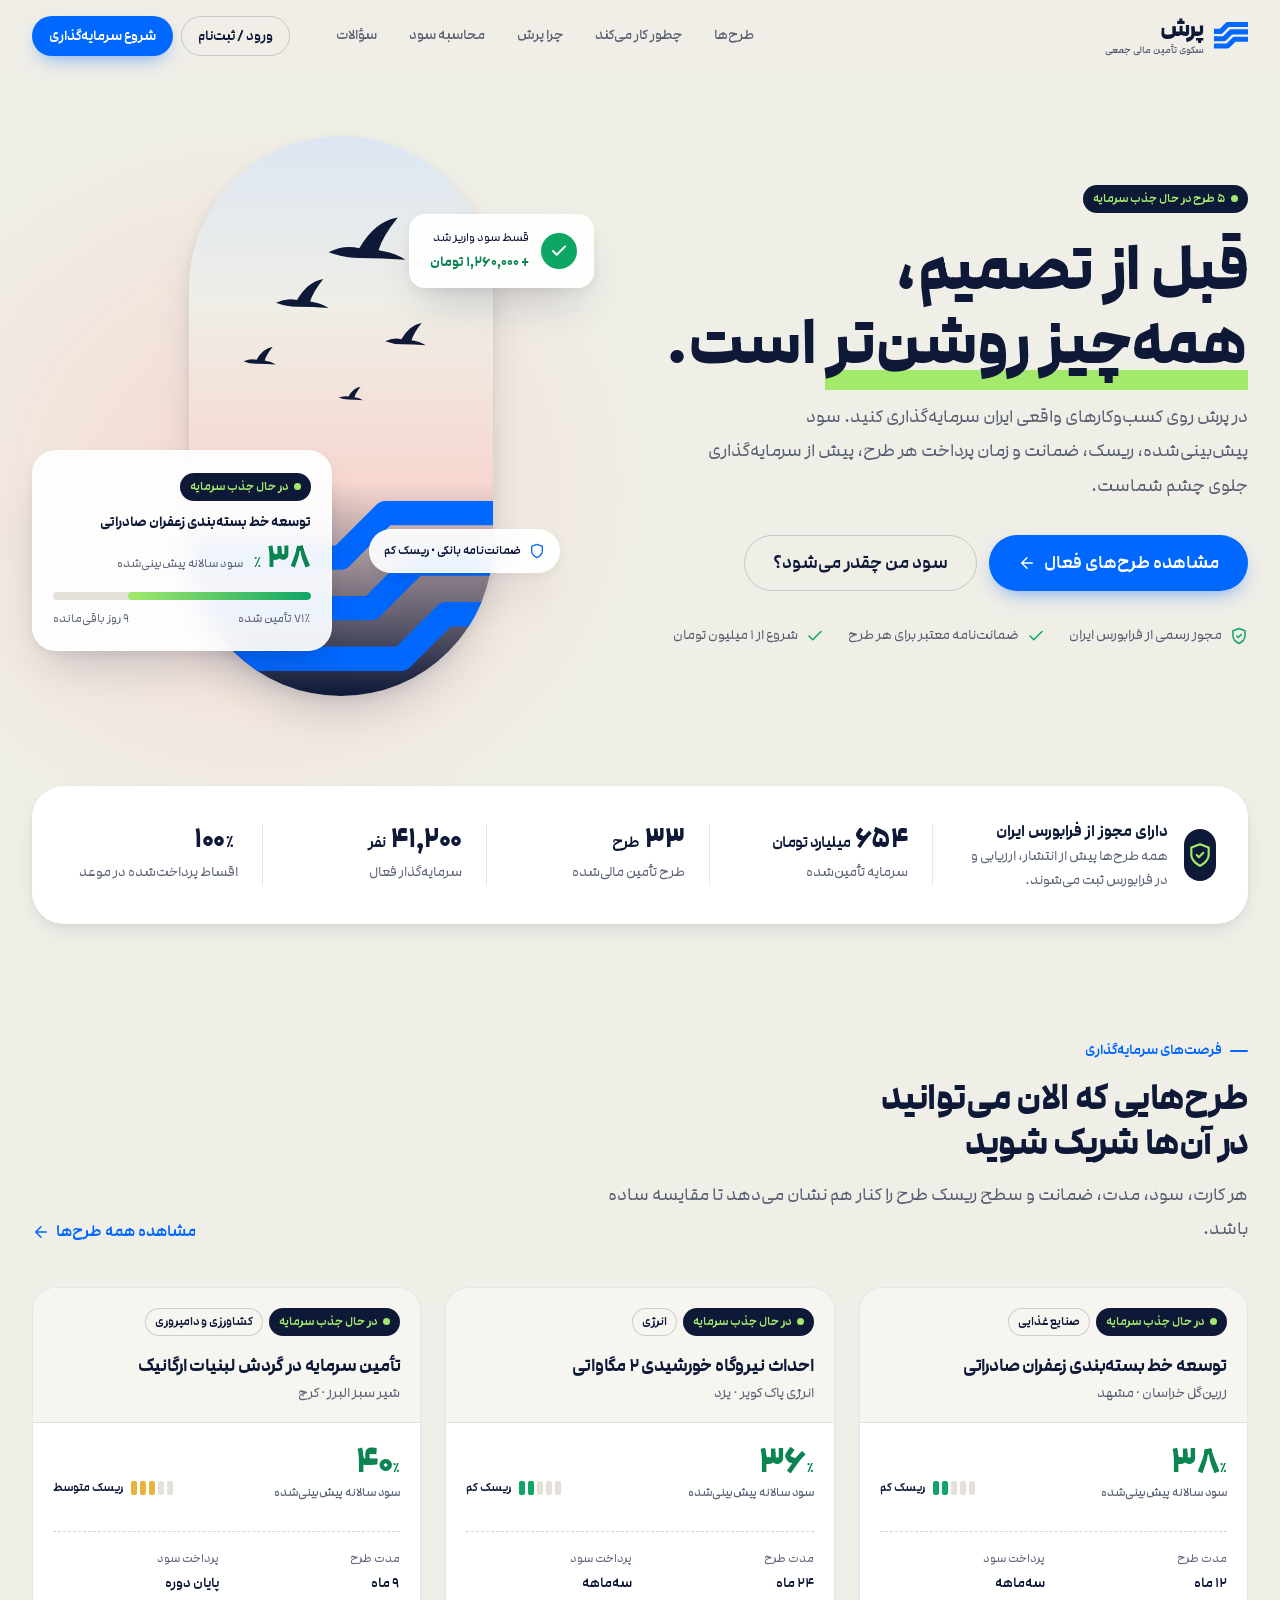
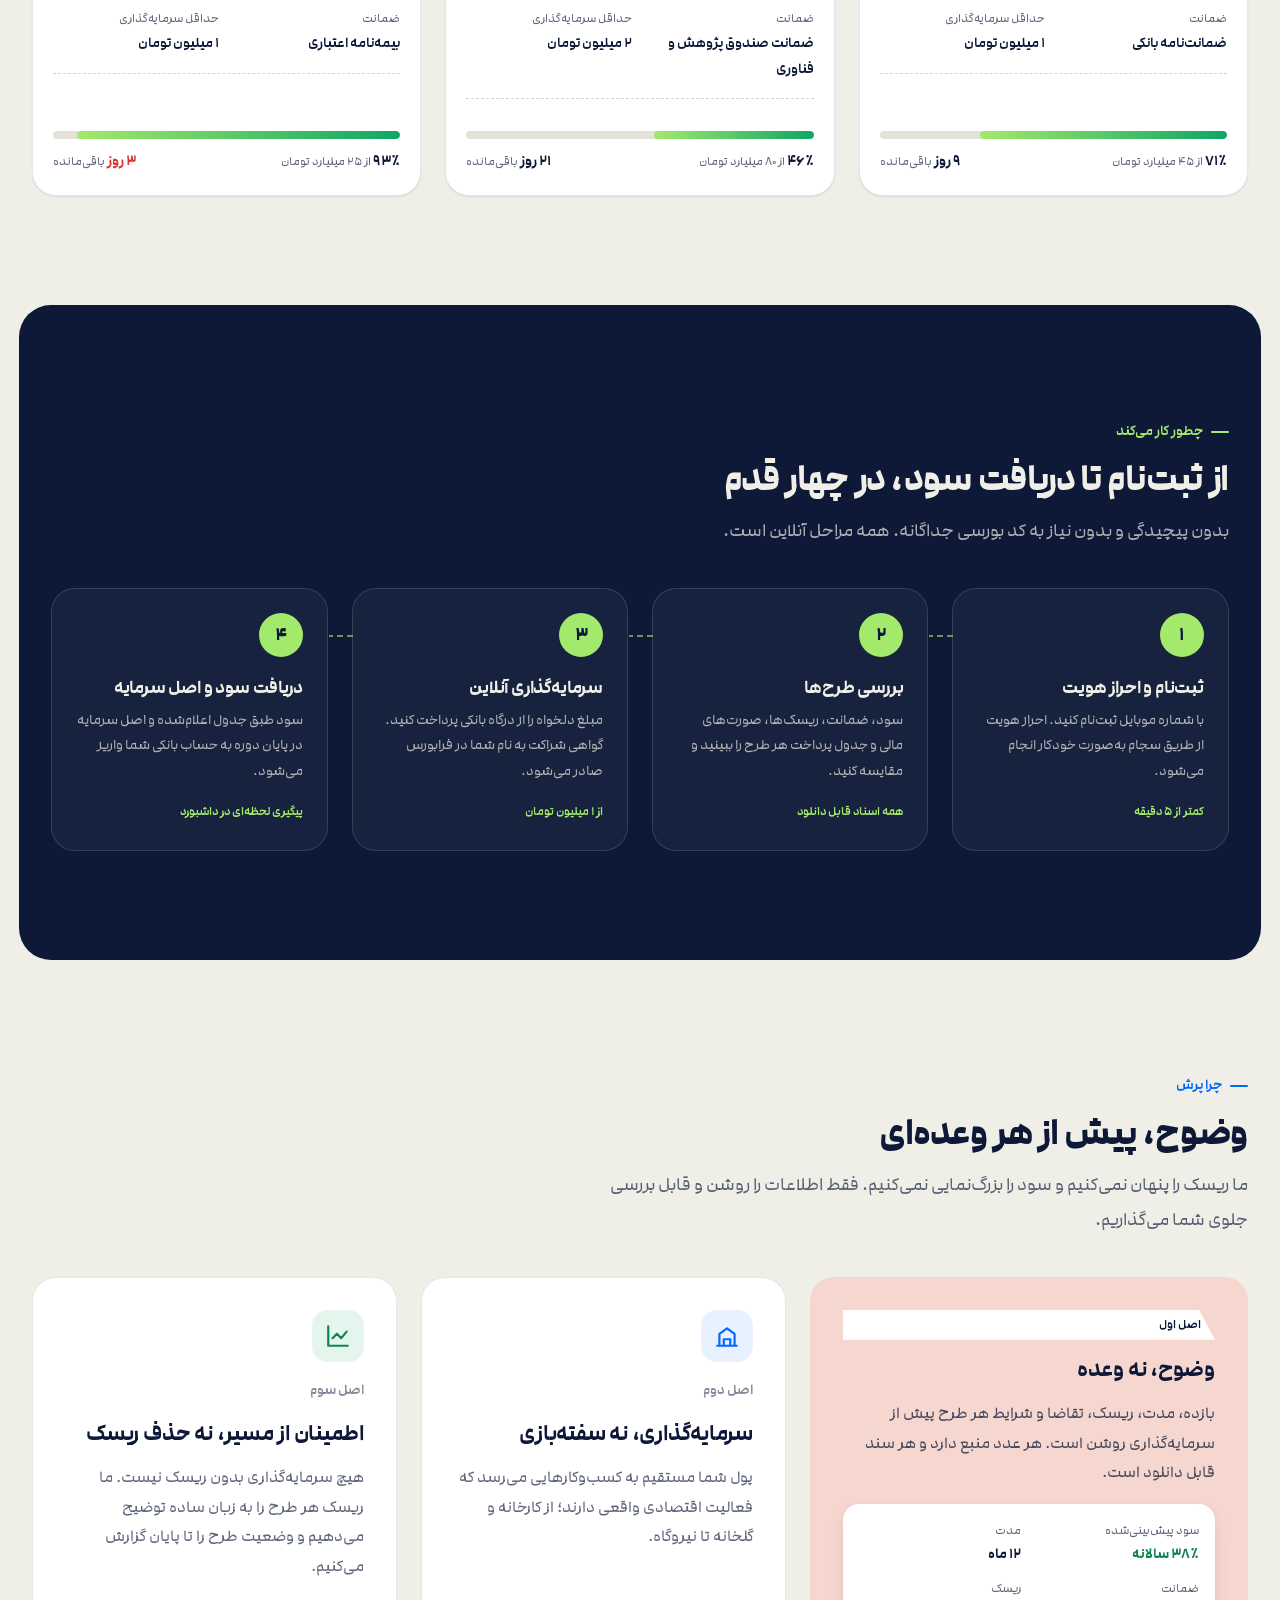
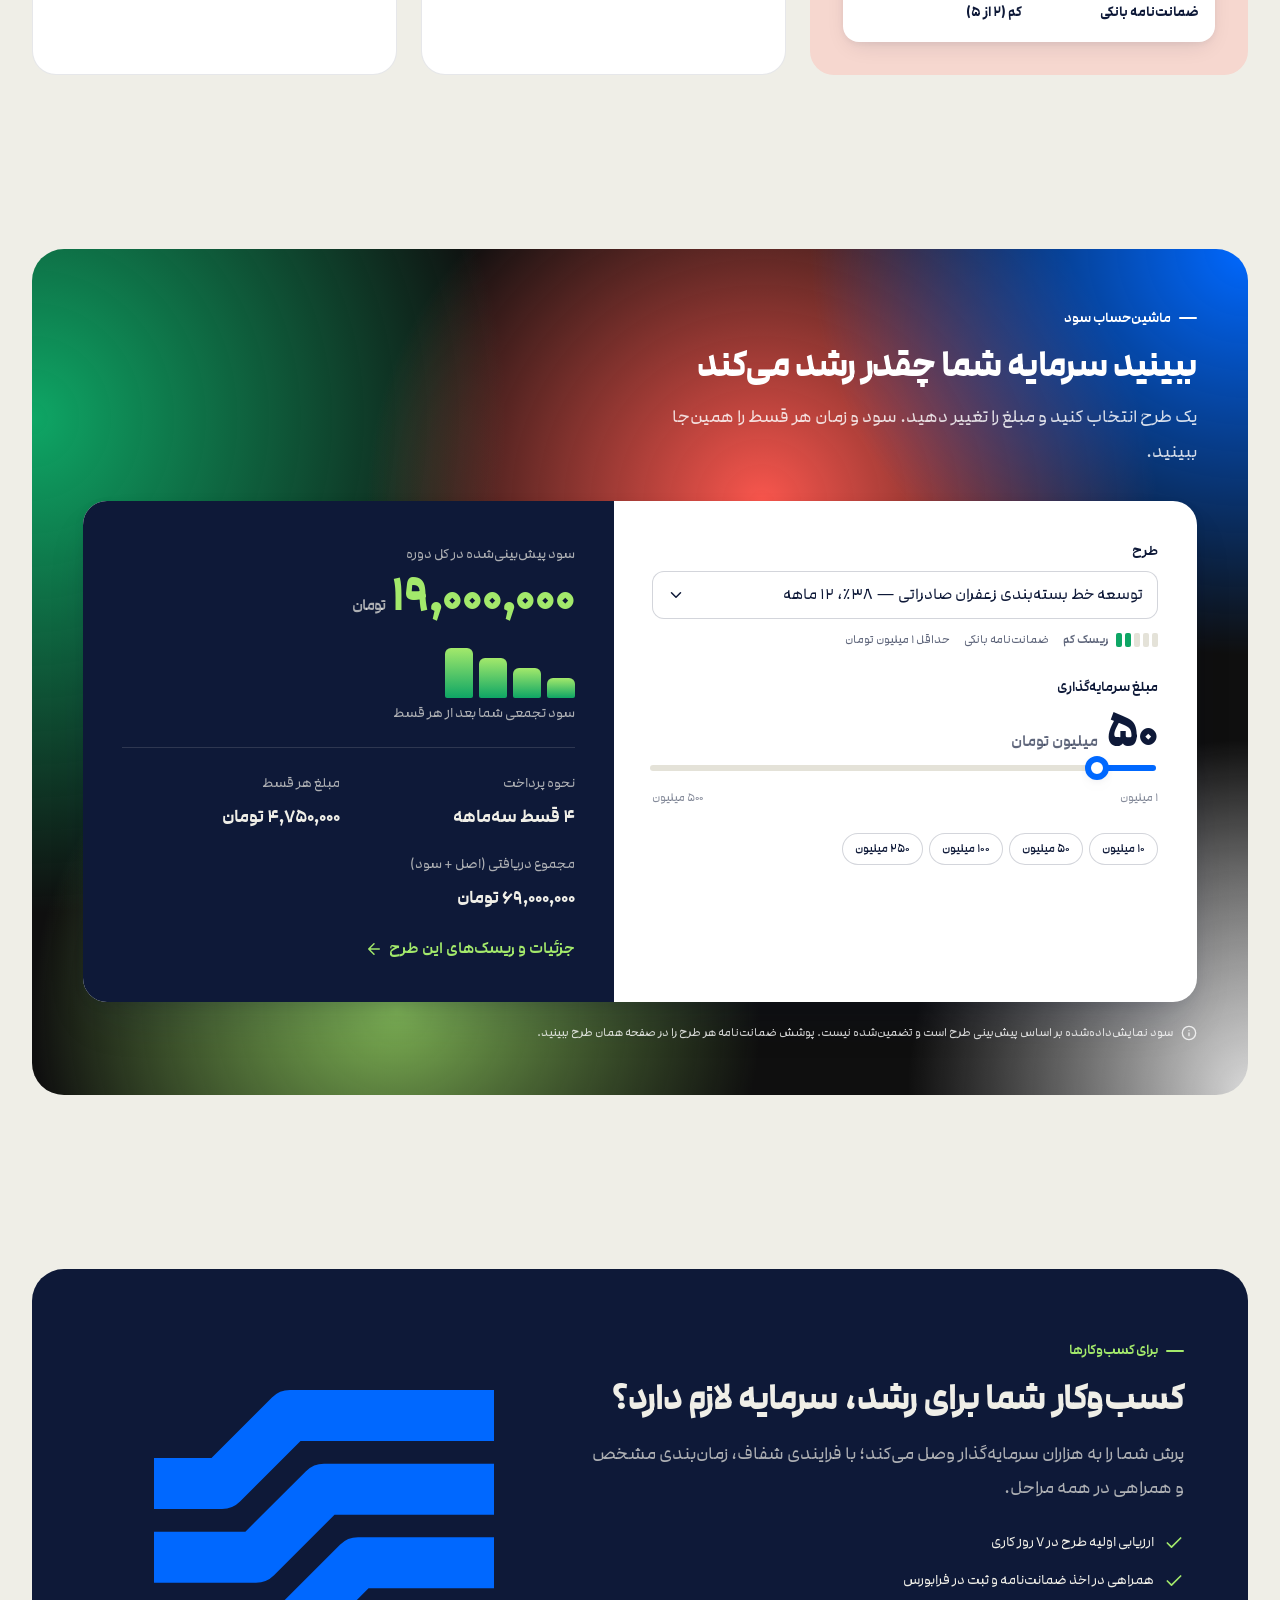
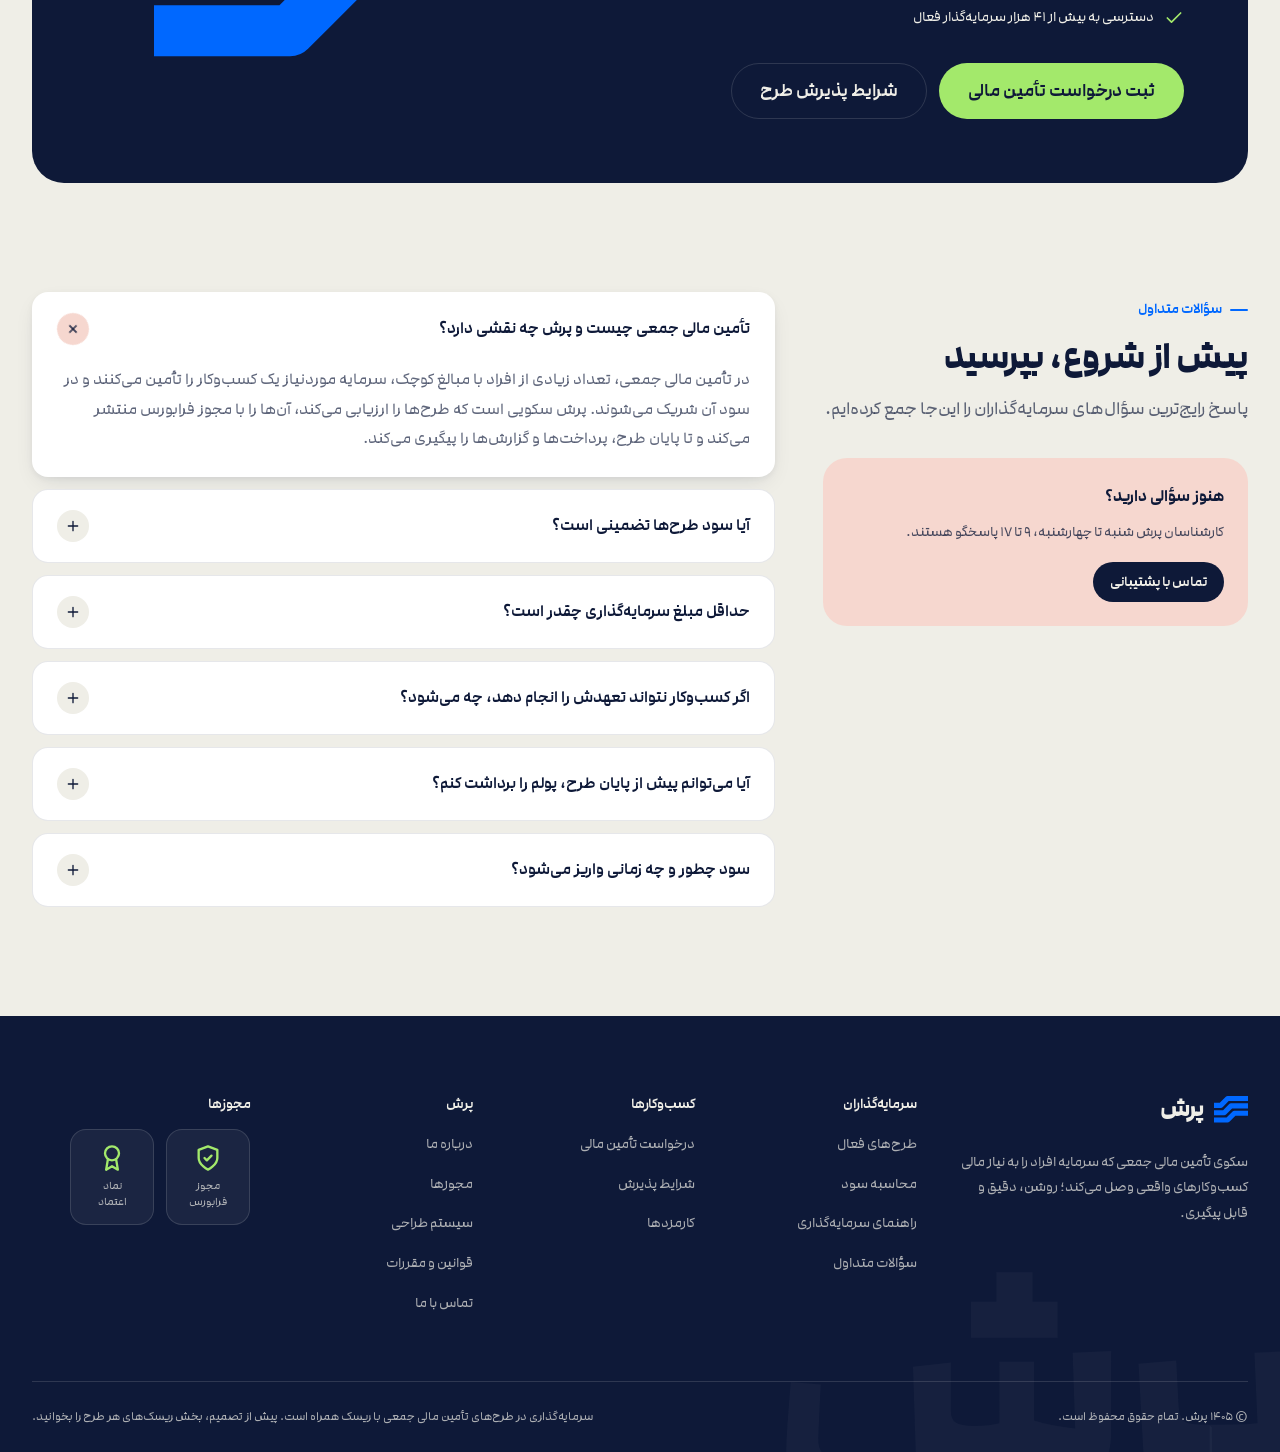
<file: index.html>
<!doctype html>
<html lang="fa" dir="rtl" class="no-js">
<head>
  <meta charset="utf-8">
  <meta name="viewport" content="width=device-width, initial-scale=1">
  <title>پرش | سکوی تأمین مالی جمعی</title>
  <meta name="description" content="پرش، سکوی تأمین مالی جمعی دارای مجوز فرابورس. روی کسب‌وکارهای واقعی سرمایه‌گذاری کنید؛ سود، ریسک و ضمانت هر طرح پیش از تصمیم روشن است.">
  <meta name="theme-color" content="#EFEEE7">
  <link rel="icon" href="assets/img/logo.svg" type="image/svg+xml">
  <link rel="preload" href="assets/fonts/modam/ModamFaNumWeb-Regular.woff2" as="font" type="font/woff2" crossorigin>
  <link rel="preload" href="assets/fonts/modam/ModamFaNumWeb-ExtraBold.woff2" as="font" type="font/woff2" crossorigin>
  <link rel="stylesheet" href="assets/css/fonts.css">
  <link rel="stylesheet" href="assets/css/tokens.css">
  <link rel="stylesheet" href="assets/css/base.css">
  <link rel="stylesheet" href="assets/css/components.css">
  <link rel="stylesheet" href="assets/css/pages.css">
</head>
<body data-page="home">
  <a class="skip-link" href="#main">پرش به محتوای اصلی</a>

  <header class="site-header">
    <div class="container site-header__inner">
      <a class="logo logo--brand" href="index.html" aria-label="پرش، صفحه اصلی">
        <svg class="logo__mark" viewBox="0 0 120 96" fill="none" aria-hidden="true"><g stroke-width="18" stroke-linejoin="round"><path d="M-10 33H24L48 9H130"/><path d="M-10 59H36L60 35H130"/><path d="M-10 85H48L72 61H130"/></g></svg>
        <span>پرش<span class="logo__sub">سکوی تأمین مالی جمعی</span></span>
      </a>
      <nav class="site-nav" id="site-nav" aria-label="منوی اصلی">
        <a href="plans.html">طرح‌ها</a>
        <a href="index.html#how">چطور کار می‌کند</a>
        <a href="index.html#why">چرا پرش</a>
        <a href="index.html#calculator">محاسبه سود</a>
        <a href="index.html#faq">سؤالات</a>
        <a class="site-nav__login" href="#">ورود / ثبت‌نام</a>
      </nav>
      <div class="site-header__actions">
        <a class="btn btn--outline btn--sm" href="#">ورود / ثبت‌نام</a>
        <a class="btn btn--primary btn--sm" href="plans.html">شروع سرمایه‌گذاری</a>
      </div>
      <button class="nav-toggle" type="button" aria-controls="site-nav" aria-expanded="false" aria-label="باز کردن منو"><span></span></button>
    </div>
  </header>

  <main id="main">
    <!-- ============ Hero ============ -->
    <section class="hero">
      <div class="container hero__grid">
        <div class="hero__text">
          <span class="badge badge--live reveal">۵ طرح در حال جذب سرمایه</span>
          <h1 class="h-display hero__title reveal" style="--delay:80ms">قبل از تصمیم،<br><span class="hl">همه‌چیز روشن‌تر</span> است.</h1>
          <p class="lead hero__lead reveal" style="--delay:160ms">در پرش روی کسب‌وکارهای واقعی ایران سرمایه‌گذاری کنید. سود پیش‌بینی‌شده، ریسک، ضمانت و زمان پرداخت هر طرح، پیش از سرمایه‌گذاری جلوی چشم شماست.</p>
          <div class="hero__ctas reveal" style="--delay:240ms">
            <a class="btn btn--primary btn--lg" href="plans.html">
              مشاهده طرح‌های فعال
              <svg viewBox="0 0 24 24" fill="none" stroke="currentColor" stroke-width="2" stroke-linecap="round" stroke-linejoin="round" aria-hidden="true"><path d="M19 12H5M12 19l-7-7 7-7"/></svg>
            </a>
            <a class="btn btn--outline btn--lg" href="#calculator">سود من چقدر می‌شود؟</a>
          </div>
          <div class="hero__trust reveal" style="--delay:320ms">
            <span><svg viewBox="0 0 24 24" fill="none" stroke="currentColor" stroke-width="2" stroke-linecap="round" stroke-linejoin="round" aria-hidden="true"><path d="M12 22s8-4 8-10V5l-8-3-8 3v7c0 6 8 10 8 10z"/><path d="m9 12 2 2 4-4"/></svg>مجوز رسمی از فرابورس ایران</span>
            <span><svg viewBox="0 0 24 24" fill="none" stroke="currentColor" stroke-width="2" stroke-linecap="round" stroke-linejoin="round" aria-hidden="true"><path d="M20 6 9 17l-5-5"/></svg>ضمانت‌نامه معتبر برای هر طرح</span>
            <span><svg viewBox="0 0 24 24" fill="none" stroke="currentColor" stroke-width="2" stroke-linecap="round" stroke-linejoin="round" aria-hidden="true"><path d="M20 6 9 17l-5-5"/></svg>شروع از ۱ میلیون تومان</span>
          </div>
        </div>

        <div class="hero-art reveal" style="--delay:200ms" aria-hidden="false">
          <div class="hero-art__capsule">
            <svg viewBox="0 0 300 560" preserveAspectRatio="xMidYMid slice" aria-hidden="true">
              <g class="flock">
                <g transform="translate(176 118) scale(1.9)"><path class="b" d="M-20 0Q-12-4-4-2Q4-16 16-18Q8-8 6-1Q14 0 20 4Q8 3-4 3Q-12 3-20 0Z"/></g>
                <g transform="translate(112 168) scale(1.3)"><path class="b" style="animation-delay:-2s" d="M-20 0Q-12-4-4-2Q4-16 16-18Q8-8 6-1Q14 0 20 4Q8 3-4 3Q-12 3-20 0Z"/></g>
                <g transform="translate(214 206) scale(1)"><path class="b" style="animation-delay:-4s" d="M-20 0Q-12-4-4-2Q4-16 16-18Q8-8 6-1Q14 0 20 4Q8 3-4 3Q-12 3-20 0Z"/></g>
                <g transform="translate(70 226) scale(0.8)"><path class="b" style="animation-delay:-6s" d="M-20 0Q-12-4-4-2Q4-16 16-18Q8-8 6-1Q14 0 20 4Q8 3-4 3Q-12 3-20 0Z"/></g>
                <g transform="translate(160 262) scale(0.6)"><path class="b" style="animation-delay:-1s" d="M-20 0Q-12-4-4-2Q4-16 16-18Q8-8 6-1Q14 0 20 4Q8 3-4 3Q-12 3-20 0Z"/></g>
              </g>
              <g class="stripes" fill="none" stroke-width="24" stroke-linejoin="round">
                <path d="M-20 420H150L194 376H330"/>
                <path d="M-20 470H180L224 426H330"/>
                <path d="M-20 520H210L254 476H330"/>
              </g>
            </svg>
          </div>

          <div class="float-card float-card--toast">
            <span class="tick"><svg viewBox="0 0 24 24" fill="none" stroke="currentColor" stroke-width="2.5" stroke-linecap="round" stroke-linejoin="round" aria-hidden="true"><path d="M20 6 9 17l-5-5"/></svg></span>
            <span>قسط سود واریز شد<b>+ ۱٬۲۶۰٬۰۰۰ تومان</b></span>
          </div>

          <div class="float-card float-card--chip">
            <svg viewBox="0 0 24 24" fill="none" stroke="currentColor" stroke-width="2" stroke-linecap="round" stroke-linejoin="round" aria-hidden="true"><path d="M12 22s8-4 8-10V5l-8-3-8 3v7c0 6 8 10 8 10z"/></svg>
            ضمانت‌نامه بانکی · ریسک کم
          </div>

          <a class="float-card float-card--plan" id="hero-plan" href="plans.html">
            <span class="badge badge--live">در حال جذب سرمایه</span>
            <p class="fc-title" data-hero="title">توسعه خط بسته‌بندی زعفران صادراتی</p>
            <p class="fc-rate"><strong data-hero="rate">۳۸</strong>٪<small>سود سالانه پیش‌بینی‌شده</small></p>
            <div class="progress"><span class="progress__bar" data-width="71"></span></div>
            <p class="fc-foot"><span><span data-hero="pct">۷۱</span>٪ تأمین شده</span><span><span data-hero="days">۹</span> روز باقی‌مانده</span></p>
          </a>
        </div>
      </div>
    </section>

    <!-- ============ Trust stats ============ -->
    <section aria-label="آمار پرش">
      <div class="container">
        <div class="stats-strip reveal">
          <div class="stats-strip__license">
            <span class="icon-tile icon-tile--dark"><svg viewBox="0 0 24 24" fill="none" stroke="currentColor" stroke-width="2" stroke-linecap="round" stroke-linejoin="round" aria-hidden="true"><path d="M12 22s8-4 8-10V5l-8-3-8 3v7c0 6 8 10 8 10z"/><path d="m9 12 2 2 4-4"/></svg></span>
            <p><b>دارای مجوز از فرابورس ایران</b>همه طرح‌ها پیش از انتشار، ارزیابی و در فرابورس ثبت می‌شوند.</p>
          </div>
          <div class="stat">
            <div class="stat__value"><span data-count="654">۶۵۴</span><small>میلیارد تومان</small></div>
            <div class="stat__label">سرمایه تأمین‌شده</div>
          </div>
          <div class="stat">
            <div class="stat__value"><span data-count="33">۳۳</span><small>طرح</small></div>
            <div class="stat__label">طرح تأمین مالی‌شده</div>
          </div>
          <div class="stat">
            <div class="stat__value"><span data-count="41200">۴۱٬۲۰۰</span><small>نفر</small></div>
            <div class="stat__label">سرمایه‌گذار فعال</div>
          </div>
          <div class="stat">
            <div class="stat__value"><span data-count="100">۱۰۰</span><small>٪</small></div>
            <div class="stat__label">اقساط پرداخت‌شده در موعد</div>
          </div>
        </div>
      </div>
    </section>

    <!-- ============ Active plans ============ -->
    <section class="section" id="plans">
      <div class="container">
        <div class="section-head">
          <div class="section-head__text reveal">
            <span class="eyebrow">فرصت‌های سرمایه‌گذاری</span>
            <h2 class="h2">طرح‌هایی که الان می‌توانید در آن‌ها شریک شوید</h2>
            <p class="lead">هر کارت، سود، مدت، ضمانت و سطح ریسک طرح را کنار هم نشان می‌دهد تا مقایسه ساده باشد.</p>
          </div>
          <a class="link-arrow reveal" href="plans.html">
            مشاهده همه طرح‌ها
            <svg viewBox="0 0 24 24" fill="none" stroke="currentColor" stroke-width="2" stroke-linecap="round" stroke-linejoin="round" aria-hidden="true"><path d="M19 12H5M12 19l-7-7 7-7"/></svg>
          </a>
        </div>
        <div class="grid grid-3" id="home-plans"></div>
      </div>
    </section>

    <!-- ============ How it works ============ -->
    <section class="section on-dark section--rounded" id="how">
      <div class="container">
        <div class="section-head">
          <div class="section-head__text reveal">
            <span class="eyebrow">چطور کار می‌کند</span>
            <h2 class="h2">از ثبت‌نام تا دریافت سود، در چهار قدم</h2>
            <p class="lead">بدون پیچیدگی و بدون نیاز به کد بورسی جداگانه. همه مراحل آنلاین است.</p>
          </div>
        </div>
        <ol class="steps">
          <li class="step reveal">
            <span class="step__num">۱</span>
            <h3>ثبت‌نام و احراز هویت</h3>
            <p>با شماره موبایل ثبت‌نام کنید. احراز هویت از طریق سجام به‌صورت خودکار انجام می‌شود.</p>
            <span class="step__meta">کمتر از ۵ دقیقه</span>
          </li>
          <li class="step reveal" style="--delay:90ms">
            <span class="step__num">۲</span>
            <h3>بررسی طرح‌ها</h3>
            <p>سود، ضمانت، ریسک‌ها، صورت‌های مالی و جدول پرداخت هر طرح را ببینید و مقایسه کنید.</p>
            <span class="step__meta">همه اسناد قابل دانلود</span>
          </li>
          <li class="step reveal" style="--delay:180ms">
            <span class="step__num">۳</span>
            <h3>سرمایه‌گذاری آنلاین</h3>
            <p>مبلغ دلخواه را از درگاه بانکی پرداخت کنید. گواهی شراکت به نام شما در فرابورس صادر می‌شود.</p>
            <span class="step__meta">از ۱ میلیون تومان</span>
          </li>
          <li class="step reveal" style="--delay:270ms">
            <span class="step__num">۴</span>
            <h3>دریافت سود و اصل سرمایه</h3>
            <p>سود طبق جدول اعلام‌شده و اصل سرمایه در پایان دوره به حساب بانکی شما واریز می‌شود.</p>
            <span class="step__meta">پیگیری لحظه‌ای در داشبورد</span>
          </li>
        </ol>
      </div>
    </section>

    <!-- ============ Why Paresh ============ -->
    <section class="section" id="why">
      <div class="container">
        <div class="section-head">
          <div class="section-head__text reveal">
            <span class="eyebrow">چرا پرش</span>
            <h2 class="h2">وضوح، پیش از هر وعده‌ای</h2>
            <p class="lead">ما ریسک را پنهان نمی‌کنیم و سود را بزرگ‌نمایی نمی‌کنیم. فقط اطلاعات را روشن و قابل بررسی جلوی شما می‌گذاریم.</p>
          </div>
        </div>
        <div class="pillars">
          <article class="pillar pillar--feature reveal">
            <span class="tab-label" style="background:var(--white)">اصل اول</span>
            <h3>وضوح، نه وعده</h3>
            <p>بازده، مدت، ریسک، تقاضا و شرایط هر طرح پیش از سرمایه‌گذاری روشن است. هر عدد منبع دارد و هر سند قابل دانلود است.</p>
            <div class="pillar__demo" aria-label="نمونه اطلاعات یک طرح">
              <div><span>سود پیش‌بینی‌شده</span><b class="text-positive">۳۸٪ سالانه</b></div>
              <div><span>مدت</span><b>۱۲ ماه</b></div>
              <div><span>ضمانت</span><b>ضمانت‌نامه بانکی</b></div>
              <div><span>ریسک</span><b>کم (۲ از ۵)</b></div>
            </div>
          </article>
          <article class="pillar reveal" style="--delay:90ms">
            <span class="icon-tile icon-tile--blue"><svg viewBox="0 0 24 24" fill="none" stroke="currentColor" stroke-width="2" stroke-linecap="round" stroke-linejoin="round" aria-hidden="true"><path d="M3 21h18M5 21V10l7-5 7 5v11M9 21v-6h6v6"/></svg></span>
            <span class="pillar__no">اصل دوم</span>
            <h3>سرمایه‌گذاری، نه سفته‌بازی</h3>
            <p>پول شما مستقیم به کسب‌وکارهایی می‌رسد که فعالیت اقتصادی واقعی دارند؛ از کارخانه و گلخانه تا نیروگاه.</p>
          </article>
          <article class="pillar reveal" style="--delay:180ms">
            <span class="icon-tile icon-tile--green"><svg viewBox="0 0 24 24" fill="none" stroke="currentColor" stroke-width="2" stroke-linecap="round" stroke-linejoin="round" aria-hidden="true"><path d="M3 3v18h18"/><path d="m7 14 4-4 4 4 5-6"/></svg></span>
            <span class="pillar__no">اصل سوم</span>
            <h3>اطمینان از مسیر، نه حذف ریسک</h3>
            <p>هیچ سرمایه‌گذاری بدون ریسک نیست. ما ریسک هر طرح را به زبان ساده توضیح می‌دهیم و وضعیت طرح را تا پایان گزارش می‌کنیم.</p>
          </article>
        </div>
      </div>
    </section>

    <!-- ============ Calculator ============ -->
    <section class="section--tight" id="calculator">
      <div class="container">
        <div class="calc-band reveal">
          <div class="calc-band__head">
            <span class="eyebrow">ماشین‌حساب سود</span>
            <h2 class="h2">ببینید سرمایه شما چقدر رشد می‌کند</h2>
            <p class="lead">یک طرح انتخاب کنید و مبلغ را تغییر دهید. سود و زمان هر قسط را همین‌جا ببینید.</p>
          </div>
          <div class="calc" id="calc">
            <div class="calc__inputs">
              <div class="field">
                <label class="field__label" for="calc-plan">طرح</label>
                <select class="select" id="calc-plan"></select>
                <span class="calc__meta" data-calc="meta"></span>
              </div>
              <div class="field">
                <label class="field__label" for="calc-range">مبلغ سرمایه‌گذاری</label>
                <div class="calc__amount" aria-live="polite"><strong data-calc="amount">۵۰</strong><span>میلیون تومان</span></div>
                <input class="range" id="calc-range" type="range" min="1" max="500" step="1" value="50" aria-describedby="calc-scale">
                <div class="calc__scale" id="calc-scale"><span>۱ میلیون</span><span>۵۰۰ میلیون</span></div>
              </div>
              <div class="quick" role="group" aria-label="مبالغ پیشنهادی">
                <button class="chip" type="button" data-calc-quick="10">۱۰ میلیون</button>
                <button class="chip" type="button" data-calc-quick="50">۵۰ میلیون</button>
                <button class="chip" type="button" data-calc-quick="100">۱۰۰ میلیون</button>
                <button class="chip" type="button" data-calc-quick="250">۲۵۰ میلیون</button>
              </div>
            </div>
            <div class="calc__result" aria-live="polite">
              <div>
                <span class="label">سود پیش‌بینی‌شده در کل دوره</span>
                <div class="calc__profit"><span data-calc="profit">—</span><small>تومان</small></div>
              </div>
              <div>
                <div class="calc__bars" data-calc="bars" aria-hidden="true"></div>
                <span class="label text-xs">سود تجمعی شما بعد از هر قسط</span>
              </div>
              <div class="calc__rows">
                <div><span class="label">نحوه پرداخت</span><b data-calc="count">—</b></div>
                <div><span class="label">مبلغ هر قسط</span><b><span data-calc="per">—</span> تومان</b></div>
                <div><span class="label">مجموع دریافتی (اصل + سود)</span><b><span data-calc="total">—</span> تومان</b></div>
              </div>
              <a class="link-arrow" data-calc="link" href="plans.html">
                جزئیات و ریسک‌های این طرح
                <svg viewBox="0 0 24 24" fill="none" stroke="currentColor" stroke-width="2" stroke-linecap="round" stroke-linejoin="round" aria-hidden="true"><path d="M19 12H5M12 19l-7-7 7-7"/></svg>
              </a>
            </div>
          </div>
          <p class="calc-note">
            <svg viewBox="0 0 24 24" fill="none" stroke="currentColor" stroke-width="2" stroke-linecap="round" stroke-linejoin="round" aria-hidden="true"><circle cx="12" cy="12" r="10"/><path d="M12 16v-4M12 8h.01"/></svg>
            سود نمایش‌داده‌شده بر اساس پیش‌بینی طرح است و تضمین‌شده نیست. پوشش ضمانت‌نامه هر طرح را در صفحه همان طرح ببینید.
          </p>
        </div>
      </div>
    </section>

    <!-- ============ For businesses ============ -->
    <section class="section">
      <div class="container">
        <div class="biz reveal">
          <div>
            <span class="eyebrow" style="color:var(--lime)">برای کسب‌وکارها</span>
            <h2 class="h2">کسب‌وکار شما برای رشد، سرمایه لازم دارد؟</h2>
            <p class="lead">پرش شما را به هزاران سرمایه‌گذار وصل می‌کند؛ با فرایندی شفاف، زمان‌بندی مشخص و همراهی در همه مراحل.</p>
            <ul class="biz__list">
              <li><svg viewBox="0 0 24 24" fill="none" stroke="currentColor" stroke-width="2" stroke-linecap="round" stroke-linejoin="round" aria-hidden="true"><path d="M20 6 9 17l-5-5"/></svg>ارزیابی اولیه طرح در ۷ روز کاری</li>
              <li><svg viewBox="0 0 24 24" fill="none" stroke="currentColor" stroke-width="2" stroke-linecap="round" stroke-linejoin="round" aria-hidden="true"><path d="M20 6 9 17l-5-5"/></svg>همراهی در اخذ ضمانت‌نامه و ثبت در فرابورس</li>
              <li><svg viewBox="0 0 24 24" fill="none" stroke="currentColor" stroke-width="2" stroke-linecap="round" stroke-linejoin="round" aria-hidden="true"><path d="M20 6 9 17l-5-5"/></svg>دسترسی به بیش از ۴۱ هزار سرمایه‌گذار فعال</li>
            </ul>
            <div class="biz__ctas">
              <a class="btn btn--lime btn--lg" href="#">ثبت درخواست تأمین مالی</a>
              <a class="btn btn--ghost-light btn--lg" href="#">شرایط پذیرش طرح</a>
            </div>
          </div>
          <div class="biz__art" aria-hidden="true">
            <svg viewBox="0 0 120 96" fill="none"><g stroke-width="18" stroke-linejoin="round"><path d="M-10 33H24L48 9H130"/><path d="M-10 59H36L60 35H130"/><path d="M-10 85H48L72 61H130"/></g></svg>
          </div>
        </div>
      </div>
    </section>

    <!-- ============ FAQ ============ -->
    <section class="section" id="faq" style="padding-top:0">
      <div class="container faq">
        <div class="faq__aside reveal">
          <span class="eyebrow">سؤالات متداول</span>
          <h2 class="h2">پیش از شروع، بپرسید</h2>
          <p class="lead" style="margin-top:12px">پاسخ رایج‌ترین سؤال‌های سرمایه‌گذاران را این‌جا جمع کرده‌ایم.</p>
          <div class="help-card">
            <b>هنوز سؤالی دارید؟</b>
            <p>کارشناسان پرش شنبه تا چهارشنبه، ۹ تا ۱۷ پاسخگو هستند.</p>
            <a class="btn btn--dark btn--sm" href="tel:+982100000000">تماس با پشتیبانی</a>
          </div>
        </div>
        <div class="accordion reveal" data-single>
          <details open>
            <summary>تأمین مالی جمعی چیست و پرش چه نقشی دارد؟</summary>
            <div class="accordion__body">در تأمین مالی جمعی، تعداد زیادی از افراد با مبالغ کوچک، سرمایه موردنیاز یک کسب‌وکار را تأمین می‌کنند و در سود آن شریک می‌شوند. پرش سکویی است که طرح‌ها را ارزیابی می‌کند، آن‌ها را با مجوز فرابورس منتشر می‌کند و تا پایان طرح، پرداخت‌ها و گزارش‌ها را پیگیری می‌کند.</div>
          </details>
          <details>
            <summary>آیا سود طرح‌ها تضمینی است؟</summary>
            <div class="accordion__body">خیر. سود اعلام‌شده «پیش‌بینی‌شده» است و بر اساس برنامه مالی طرح محاسبه می‌شود. آنچه ضمانت می‌شود در هر طرح متفاوت است و در بخش «ضمانت» صفحه طرح، دقیق نوشته شده است که ضمانت‌نامه اصل سرمایه، سود یا هر دو را پوشش می‌دهد.</div>
          </details>
          <details>
            <summary>حداقل مبلغ سرمایه‌گذاری چقدر است؟</summary>
            <div class="accordion__body">در بیشتر طرح‌ها از ۱ میلیون تومان می‌توانید شروع کنید. حداقل مبلغ هر طرح روی کارت و صفحه همان طرح نمایش داده می‌شود.</div>
          </details>
          <details>
            <summary>اگر کسب‌وکار نتواند تعهدش را انجام دهد، چه می‌شود؟</summary>
            <div class="accordion__body">پرش از طرف سرمایه‌گذاران، ضمانت‌نامه طرح را نزد ضامن (بانک، صندوق یا بیمه) مطالبه می‌کند و مبلغ آن را به نسبت سهم هر نفر تقسیم می‌کند. روند پیگیری در داشبورد شما گزارش می‌شود.</div>
          </details>
          <details>
            <summary>آیا می‌توانم پیش از پایان طرح، پولم را برداشت کنم؟</summary>
            <div class="accordion__body">در حال حاضر خیر. سرمایه شما تا پایان دوره طرح در کسب‌وکار به کار گرفته می‌شود؛ پس مبلغی را سرمایه‌گذاری کنید که در این مدت به آن نیاز ندارید.</div>
          </details>
          <details>
            <summary>سود چطور و چه زمانی واریز می‌شود؟</summary>
            <div class="accordion__body">طبق جدول پرداخت هر طرح (ماهانه، سه‌ماهه یا پایان دوره)، سود مستقیم به حساب بانکی ثبت‌شده شما واریز می‌شود و پیامک اطلاع‌رسانی دریافت می‌کنید.</div>
          </details>
        </div>
      </div>
    </section>
  </main>

  <footer class="site-footer">
    <div class="container">
      <div class="footer-grid">
        <div class="footer-about">
          <a class="logo" href="index.html" aria-label="پرش">
            <svg class="logo__mark" viewBox="0 0 120 96" fill="none" aria-hidden="true"><g stroke-width="18" stroke-linejoin="round"><path d="M-10 33H24L48 9H130"/><path d="M-10 59H36L60 35H130"/><path d="M-10 85H48L72 61H130"/></g></svg>
            <span>پرش</span>
          </a>
          <p>سکوی تأمین مالی جمعی که سرمایه افراد را به نیاز مالی کسب‌وکارهای واقعی وصل می‌کند؛ روشن، دقیق و قابل پیگیری.</p>
        </div>
        <div class="footer-col">
          <h3>سرمایه‌گذاران</h3>
          <ul>
            <li><a href="plans.html">طرح‌های فعال</a></li>
            <li><a href="index.html#calculator">محاسبه سود</a></li>
            <li><a href="index.html#how">راهنمای سرمایه‌گذاری</a></li>
            <li><a href="index.html#faq">سؤالات متداول</a></li>
          </ul>
        </div>
        <div class="footer-col">
          <h3>کسب‌وکارها</h3>
          <ul>
            <li><a href="#">درخواست تأمین مالی</a></li>
            <li><a href="#">شرایط پذیرش</a></li>
            <li><a href="#">کارمزدها</a></li>
          </ul>
        </div>
        <div class="footer-col">
          <h3>پرش</h3>
          <ul>
            <li><a href="#">درباره ما</a></li>
            <li><a href="#">مجوزها</a></li>
            <li><a href="styleguide.html">سیستم طراحی</a></li>
            <li><a href="#">قوانین و مقررات</a></li>
            <li><a href="#">تماس با ما</a></li>
          </ul>
        </div>
        <div class="footer-col footer-col--seals">
          <h3>مجوزها</h3>
          <div class="trust-seals">
            <div class="seal"><svg viewBox="0 0 24 24" fill="none" stroke="currentColor" stroke-width="2" stroke-linecap="round" stroke-linejoin="round" aria-hidden="true"><path d="M12 22s8-4 8-10V5l-8-3-8 3v7c0 6 8 10 8 10z"/><path d="m9 12 2 2 4-4"/></svg>مجوز<br>فرابورس</div>
            <div class="seal"><svg viewBox="0 0 24 24" fill="none" stroke="currentColor" stroke-width="2" stroke-linecap="round" stroke-linejoin="round" aria-hidden="true"><circle cx="12" cy="8" r="6"/><path d="M15.5 13 17 22l-5-3-5 3 1.5-9"/></svg>نماد<br>اعتماد</div>
          </div>
        </div>
      </div>
      <div class="footer-bottom">
        <span>© <span id="year">۱۴۰۵</span> پرش. تمام حقوق محفوظ است.</span>
        <span>سرمایه‌گذاری در طرح‌های تأمین مالی جمعی با ریسک همراه است. پیش از تصمیم، بخش ریسک‌های هر طرح را بخوانید.</span>
      </div>
    </div>
    <div class="footer-wordmark" aria-hidden="true">پرش</div>
  </footer>

  <script src="assets/js/data.js"></script>
  <script src="assets/js/main.js"></script>
</body>
</html>
</file>
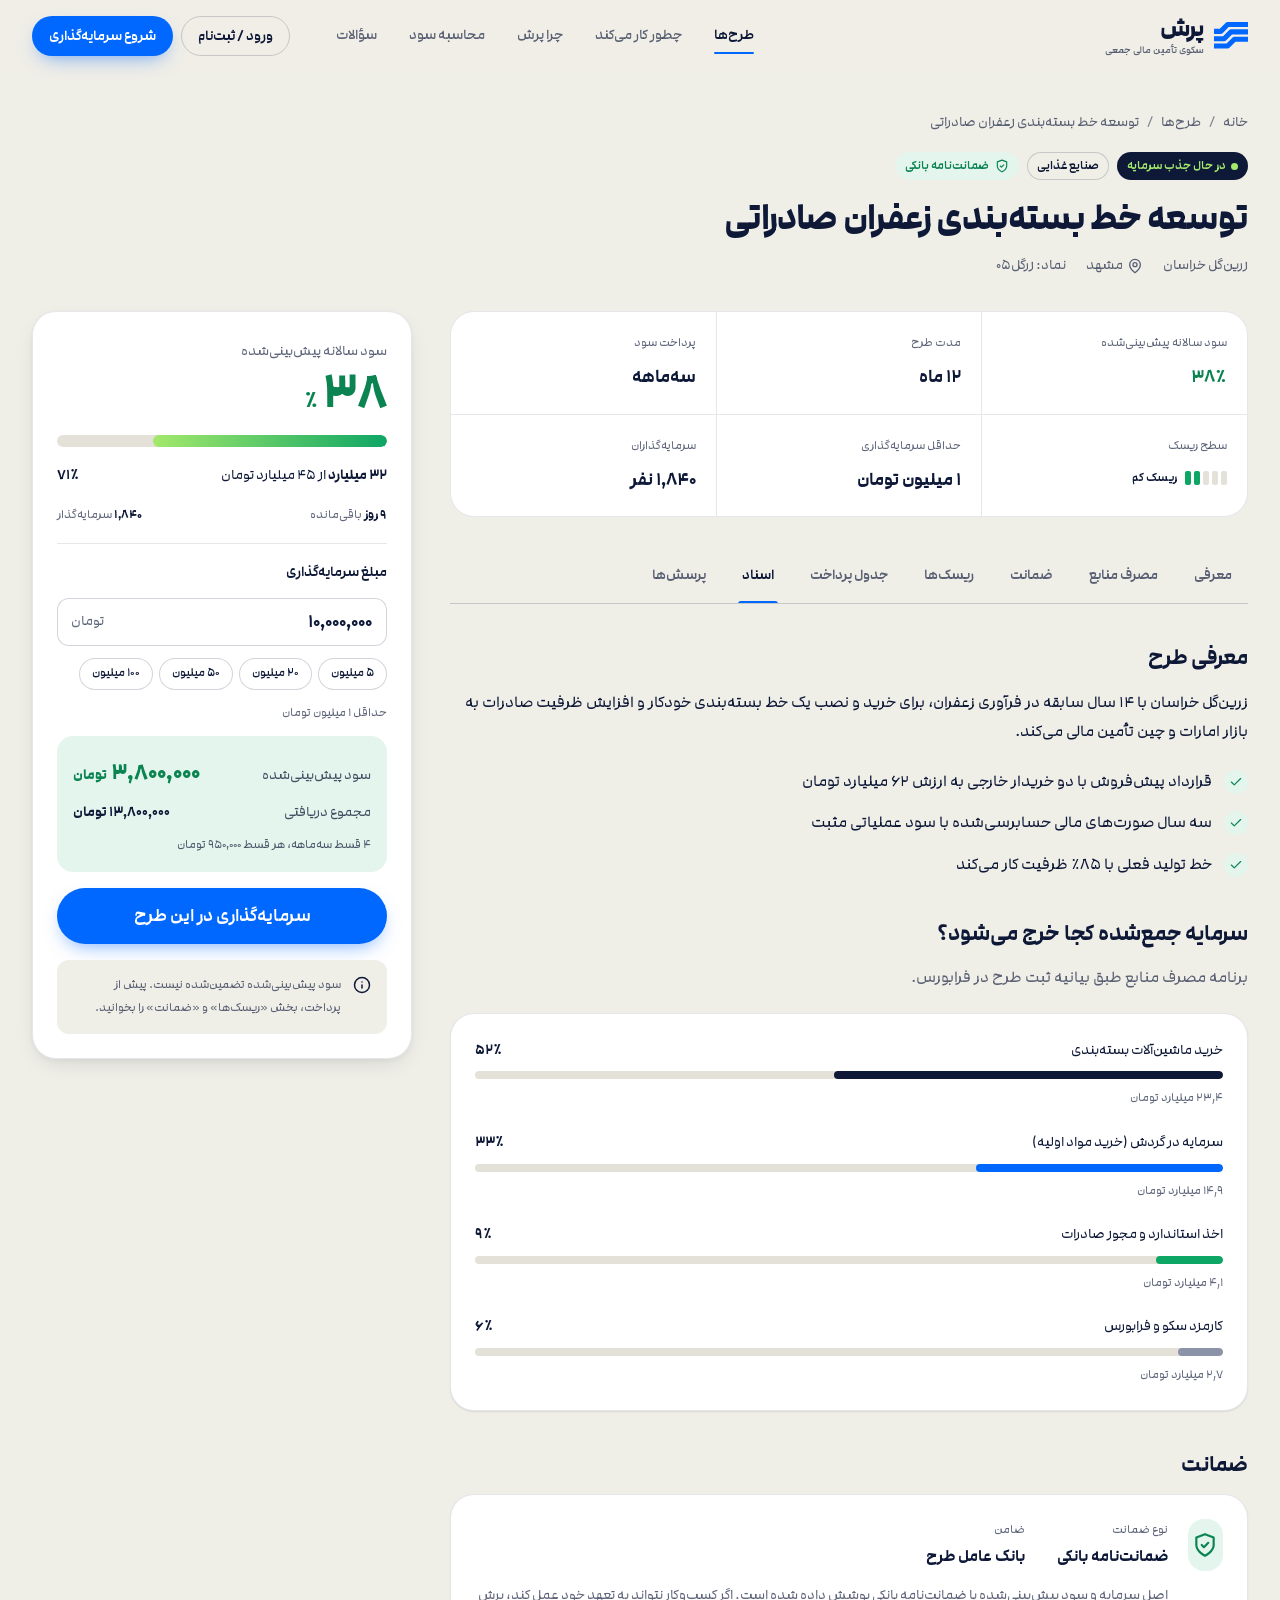
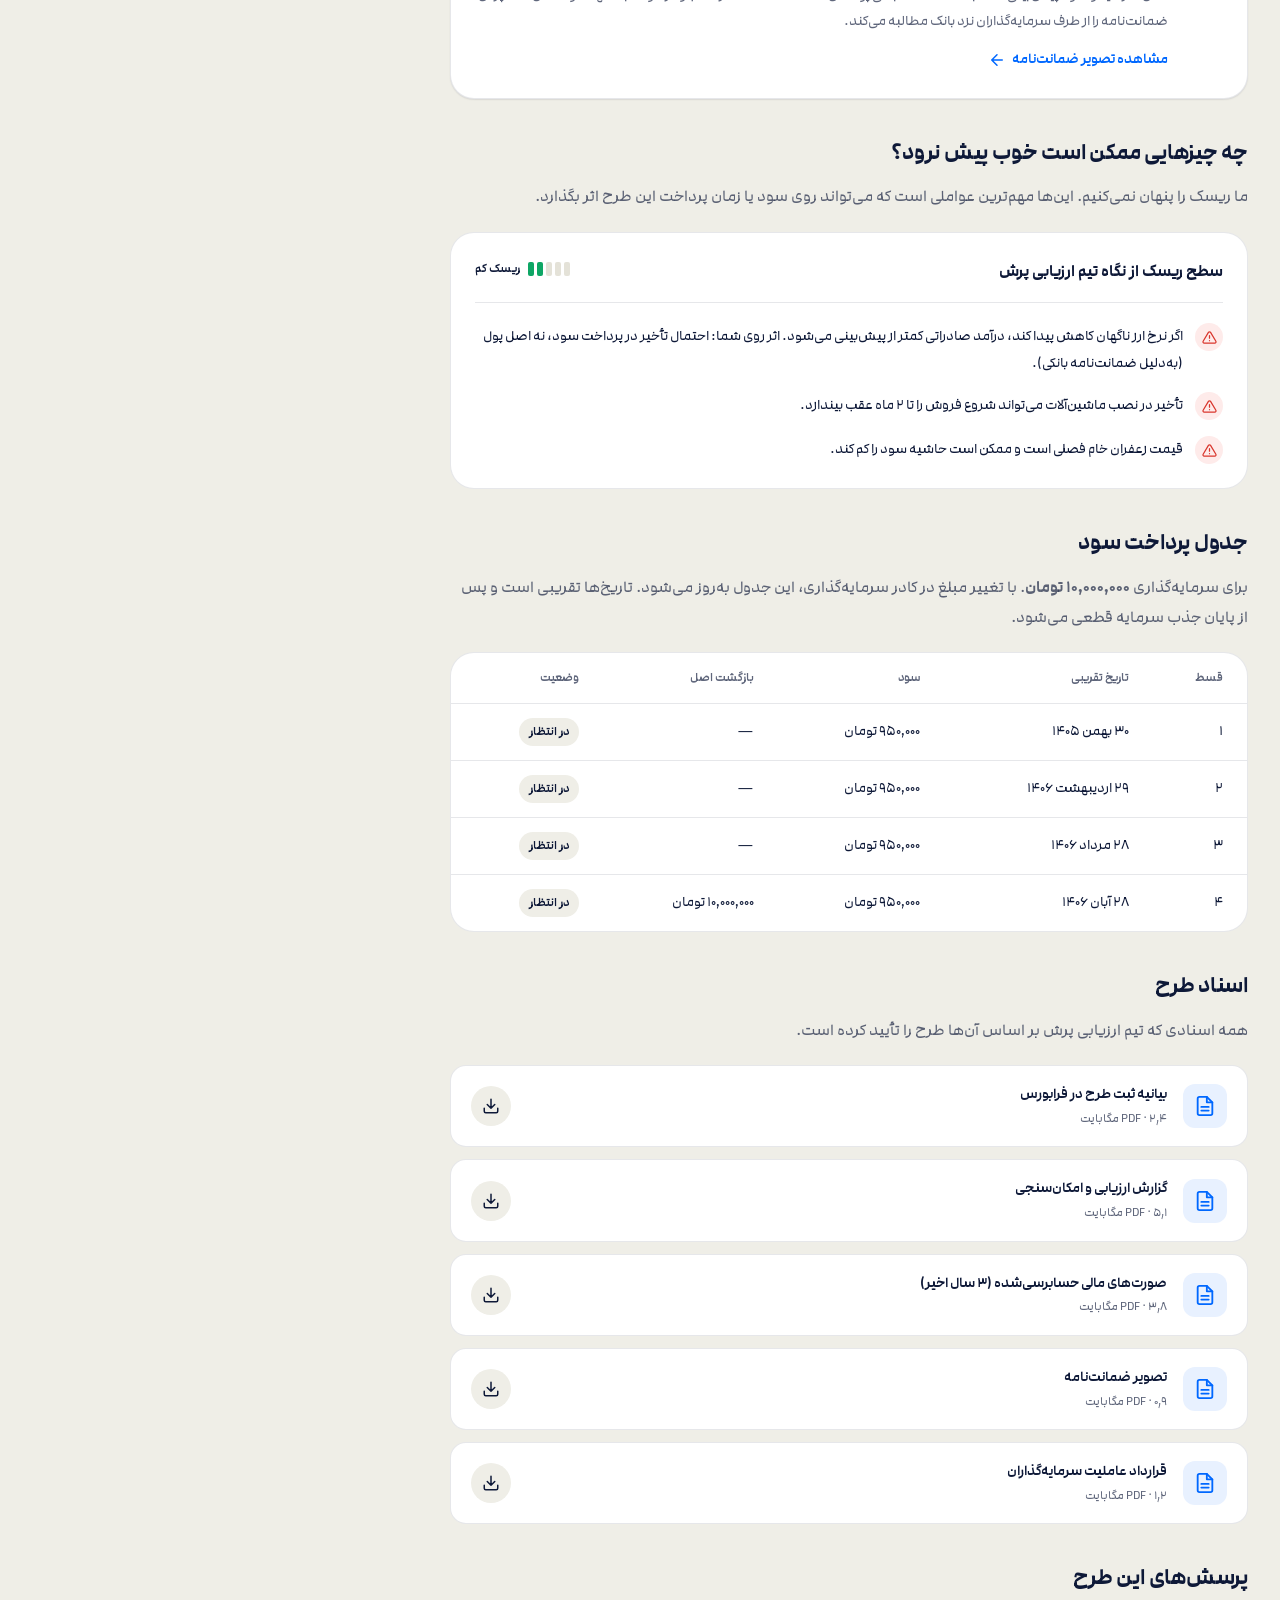
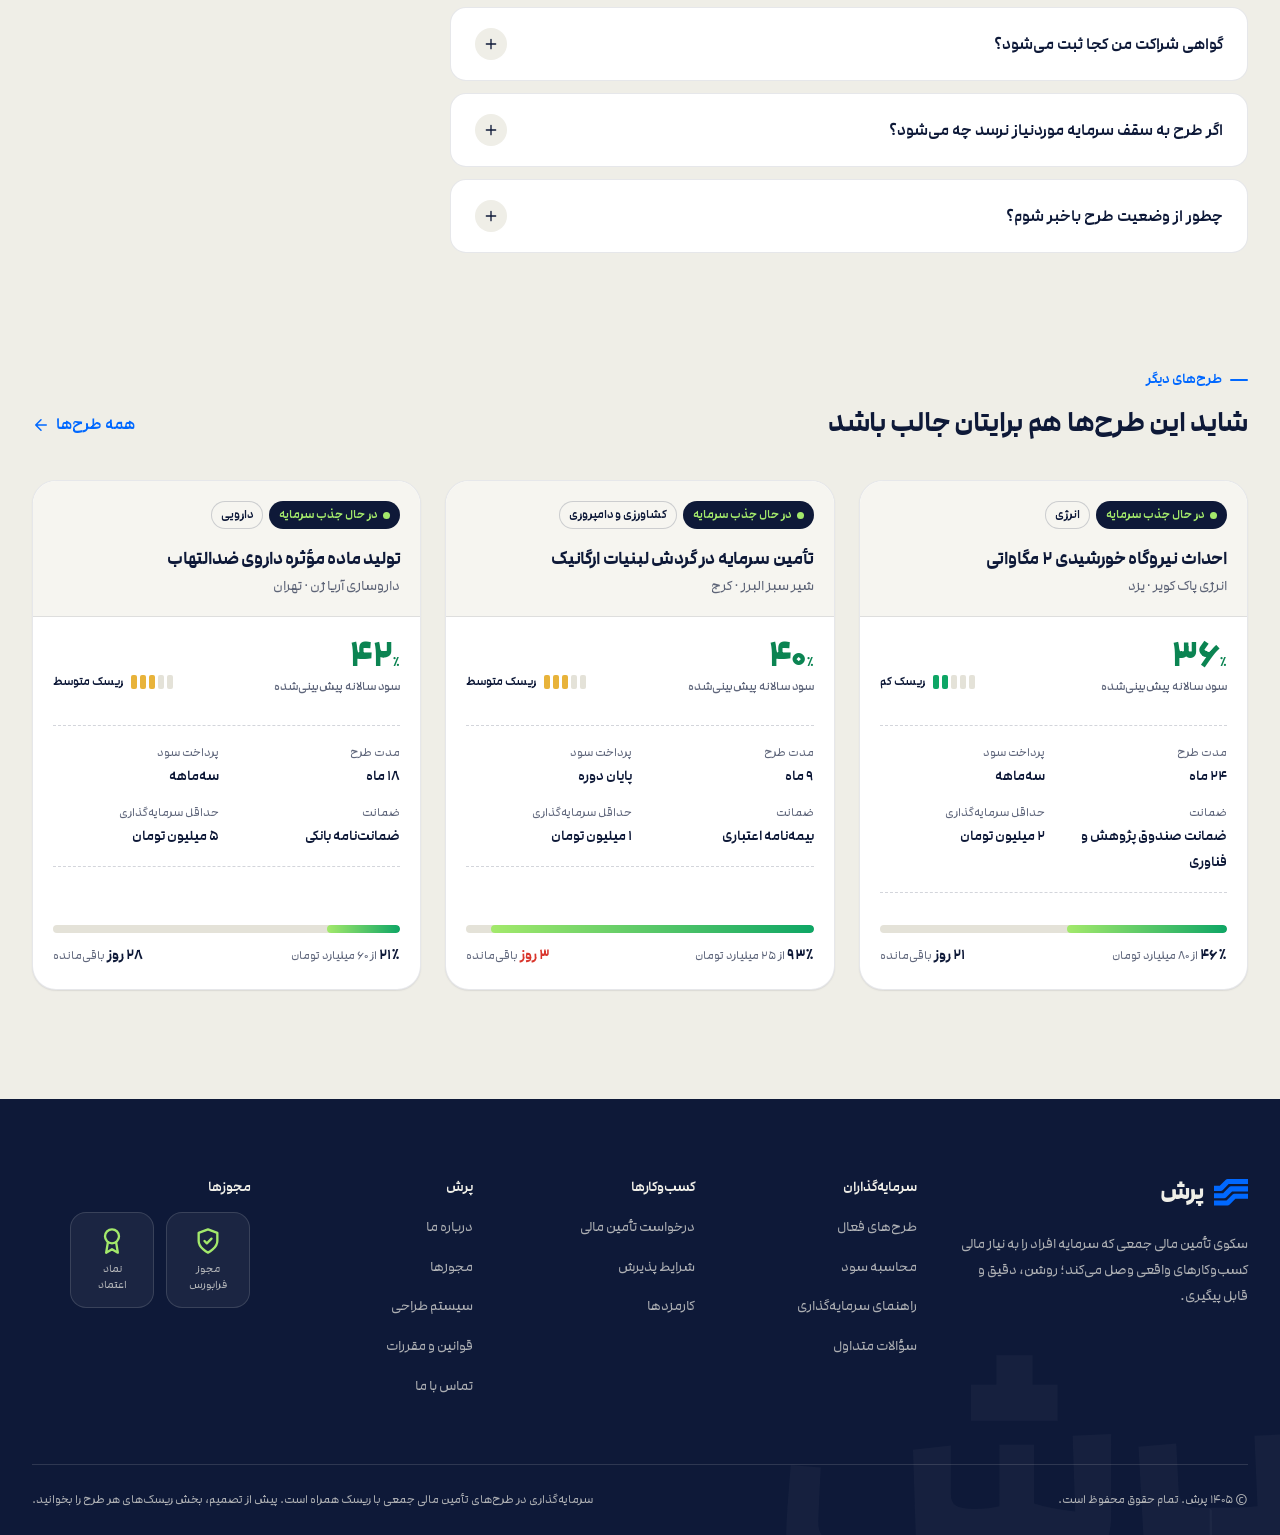
<file: plan.html>
<!doctype html>
<html lang="fa" dir="rtl" class="no-js">
<head>
  <meta charset="utf-8">
  <meta name="viewport" content="width=device-width, initial-scale=1">
  <title>جزئیات طرح | پرش</title>
  <meta name="description" content="پرش، سکوی تأمین مالی جمعی دارای مجوز فرابورس. روی کسب‌وکارهای واقعی سرمایه‌گذاری کنید؛ سود، ریسک و ضمانت هر طرح پیش از تصمیم روشن است.">
  <meta name="theme-color" content="#EFEEE7">
  <link rel="icon" href="assets/img/logo.svg" type="image/svg+xml">
  <link rel="preload" href="assets/fonts/modam/ModamFaNumWeb-Regular.woff2" as="font" type="font/woff2" crossorigin>
  <link rel="preload" href="assets/fonts/modam/ModamFaNumWeb-ExtraBold.woff2" as="font" type="font/woff2" crossorigin>
  <link rel="stylesheet" href="assets/css/fonts.css">
  <link rel="stylesheet" href="assets/css/tokens.css">
  <link rel="stylesheet" href="assets/css/base.css">
  <link rel="stylesheet" href="assets/css/components.css">
  <link rel="stylesheet" href="assets/css/pages.css">
</head>
<body data-page="plan" class="has-mobile-bar">
  <a class="skip-link" href="#main">پرش به محتوای اصلی</a>

  <header class="site-header">
    <div class="container site-header__inner">
      <a class="logo logo--brand" href="index.html" aria-label="پرش، صفحه اصلی">
        <svg class="logo__mark" viewBox="0 0 120 96" fill="none" aria-hidden="true"><g stroke-width="18" stroke-linejoin="round"><path d="M-10 33H24L48 9H130"/><path d="M-10 59H36L60 35H130"/><path d="M-10 85H48L72 61H130"/></g></svg>
        <span>پرش<span class="logo__sub">سکوی تأمین مالی جمعی</span></span>
      </a>
      <nav class="site-nav" id="site-nav" aria-label="منوی اصلی">
        <a href="plans.html" aria-current="page">طرح‌ها</a>
        <a href="index.html#how">چطور کار می‌کند</a>
        <a href="index.html#why">چرا پرش</a>
        <a href="index.html#calculator">محاسبه سود</a>
        <a href="index.html#faq">سؤالات</a>
        <a class="site-nav__login" href="#">ورود / ثبت‌نام</a>
      </nav>
      <div class="site-header__actions">
        <a class="btn btn--outline btn--sm" href="#">ورود / ثبت‌نام</a>
        <a class="btn btn--primary btn--sm" href="plans.html">شروع سرمایه‌گذاری</a>
      </div>
      <button class="nav-toggle" type="button" aria-controls="site-nav" aria-expanded="false" aria-label="باز کردن منو"><span></span></button>
    </div>
  </header>

  <main id="main">
    <section class="pd-head">
      <div class="container">
        <nav aria-label="مسیر صفحه"><ol class="breadcrumb"><li><a href="index.html">خانه</a></li><li><a href="plans.html">طرح‌ها</a></li><li aria-current="page" id="pd-crumb">—</li></ol></nav>
        <div class="pd-badges" id="pd-badges"></div>
        <h1 class="h2" id="pd-title">—</h1>
        <div class="pd-meta" id="pd-meta"></div>
      </div>
    </section>

    <div class="container pd-layout">
      <div class="pd-main">
        <div class="pd-metrics" id="pd-metrics"></div>

        <nav class="tabs pd-tabs" id="pd-tabs" aria-label="بخش‌های طرح">
          <a href="#overview" class="is-active">معرفی</a>
          <a href="#funds">مصرف منابع</a>
          <a href="#guarantee">ضمانت</a>
          <a href="#risks">ریسک‌ها</a>
          <a href="#schedule">جدول پرداخت</a>
          <a href="#docs">اسناد</a>
          <a href="#plan-faq">پرسش‌ها</a>
        </nav>

        <section class="pd-section" id="overview">
          <h2>معرفی طرح</h2>
          <p id="pd-summary"></p>
          <ul class="check-list" id="pd-highlights"></ul>
        </section>

        <section class="pd-section" id="funds">
          <h2>سرمایه جمع‌شده کجا خرج می‌شود؟</h2>
          <p class="intro">برنامه مصرف منابع طبق بیانیه ثبت طرح در فرابورس.</p>
          <div class="card uses" id="pd-uses"></div>
        </section>

        <section class="pd-section" id="guarantee">
          <h2>ضمانت</h2>
          <div class="card guarantee-card">
            <span class="icon-tile icon-tile--green"><svg viewBox="0 0 24 24" fill="none" stroke="currentColor" stroke-width="2" stroke-linecap="round" stroke-linejoin="round" aria-hidden="true"><path d="M12 22s8-4 8-10V5l-8-3-8 3v7c0 6 8 10 8 10z"/><path d="m9 12 2 2 4-4"/></svg></span>
            <div>
              <dl>
                <div><dt>نوع ضمانت</dt><dd id="pd-guarantee-type">—</dd></div>
                <div><dt>ضامن</dt><dd id="pd-guarantee-issuer">—</dd></div>
              </dl>
              <p id="pd-guarantee-body"></p>
              <a class="link-arrow text-sm" href="#docs" style="margin-top:12px">
                مشاهده تصویر ضمانت‌نامه
                <svg viewBox="0 0 24 24" fill="none" stroke="currentColor" stroke-width="2" stroke-linecap="round" stroke-linejoin="round" aria-hidden="true"><path d="M19 12H5M12 19l-7-7 7-7"/></svg>
              </a>
            </div>
          </div>
        </section>

        <section class="pd-section" id="risks">
          <h2>چه چیزهایی ممکن است خوب پیش نرود؟</h2>
          <p class="intro">ما ریسک را پنهان نمی‌کنیم. این‌ها مهم‌ترین عواملی است که می‌تواند روی سود یا زمان پرداخت این طرح اثر بگذارد.</p>
          <div class="risk-box">
            <div class="risk-box__head">
              <b>سطح ریسک از نگاه تیم ارزیابی پرش</b>
              <span id="pd-risk-meter"></span>
            </div>
            <ul class="risk-list" id="pd-risks"></ul>
          </div>
        </section>

        <section class="pd-section" id="schedule">
          <h2>جدول پرداخت سود</h2>
          <p class="intro">برای سرمایه‌گذاری <b><span id="pd-schedule-amount">—</span> تومان</b>. با تغییر مبلغ در کادر سرمایه‌گذاری، این جدول به‌روز می‌شود. تاریخ‌ها تقریبی است و پس از پایان جذب سرمایه قطعی می‌شود.</p>
          <div class="table-wrap">
            <table class="table">
              <thead><tr><th scope="col">قسط</th><th scope="col">تاریخ تقریبی</th><th scope="col">سود</th><th scope="col">بازگشت اصل</th><th scope="col">وضعیت</th></tr></thead>
              <tbody id="pd-schedule"></tbody>
            </table>
          </div>
        </section>

        <section class="pd-section" id="docs">
          <h2>اسناد طرح</h2>
          <p class="intro">همه اسنادی که تیم ارزیابی پرش بر اساس آن‌ها طرح را تأیید کرده است.</p>
          <ul class="docs">
            <li><a class="doc" href="#"><span class="icon-tile icon-tile--blue"><svg viewBox="0 0 24 24" fill="none" stroke="currentColor" stroke-width="2" stroke-linecap="round" stroke-linejoin="round" aria-hidden="true"><path d="M14 2H6a2 2 0 0 0-2 2v16a2 2 0 0 0 2 2h12a2 2 0 0 0 2-2V8z"/><path d="M14 2v6h6M16 13H8M16 17H8"/></svg></span><span><span class="doc__name">بیانیه ثبت طرح در فرابورس</span><span class="doc__meta">PDF · ۲٫۴ مگابایت</span></span><span class="doc__dl" aria-hidden="true"><svg viewBox="0 0 24 24" fill="none" stroke="currentColor" stroke-width="2" stroke-linecap="round" stroke-linejoin="round"><path d="M21 15v4a2 2 0 0 1-2 2H5a2 2 0 0 1-2-2v-4M7 10l5 5 5-5M12 15V3"/></svg></span></a></li>
            <li><a class="doc" href="#"><span class="icon-tile icon-tile--blue"><svg viewBox="0 0 24 24" fill="none" stroke="currentColor" stroke-width="2" stroke-linecap="round" stroke-linejoin="round" aria-hidden="true"><path d="M14 2H6a2 2 0 0 0-2 2v16a2 2 0 0 0 2 2h12a2 2 0 0 0 2-2V8z"/><path d="M14 2v6h6M16 13H8M16 17H8"/></svg></span><span><span class="doc__name">گزارش ارزیابی و امکان‌سنجی</span><span class="doc__meta">PDF · ۵٫۱ مگابایت</span></span><span class="doc__dl" aria-hidden="true"><svg viewBox="0 0 24 24" fill="none" stroke="currentColor" stroke-width="2" stroke-linecap="round" stroke-linejoin="round"><path d="M21 15v4a2 2 0 0 1-2 2H5a2 2 0 0 1-2-2v-4M7 10l5 5 5-5M12 15V3"/></svg></span></a></li>
            <li><a class="doc" href="#"><span class="icon-tile icon-tile--blue"><svg viewBox="0 0 24 24" fill="none" stroke="currentColor" stroke-width="2" stroke-linecap="round" stroke-linejoin="round" aria-hidden="true"><path d="M14 2H6a2 2 0 0 0-2 2v16a2 2 0 0 0 2 2h12a2 2 0 0 0 2-2V8z"/><path d="M14 2v6h6M16 13H8M16 17H8"/></svg></span><span><span class="doc__name">صورت‌های مالی حسابرسی‌شده (۳ سال اخیر)</span><span class="doc__meta">PDF · ۳٫۸ مگابایت</span></span><span class="doc__dl" aria-hidden="true"><svg viewBox="0 0 24 24" fill="none" stroke="currentColor" stroke-width="2" stroke-linecap="round" stroke-linejoin="round"><path d="M21 15v4a2 2 0 0 1-2 2H5a2 2 0 0 1-2-2v-4M7 10l5 5 5-5M12 15V3"/></svg></span></a></li>
            <li><a class="doc" href="#"><span class="icon-tile icon-tile--blue"><svg viewBox="0 0 24 24" fill="none" stroke="currentColor" stroke-width="2" stroke-linecap="round" stroke-linejoin="round" aria-hidden="true"><path d="M14 2H6a2 2 0 0 0-2 2v16a2 2 0 0 0 2 2h12a2 2 0 0 0 2-2V8z"/><path d="M14 2v6h6M16 13H8M16 17H8"/></svg></span><span><span class="doc__name">تصویر ضمانت‌نامه</span><span class="doc__meta">PDF · ۰٫۹ مگابایت</span></span><span class="doc__dl" aria-hidden="true"><svg viewBox="0 0 24 24" fill="none" stroke="currentColor" stroke-width="2" stroke-linecap="round" stroke-linejoin="round"><path d="M21 15v4a2 2 0 0 1-2 2H5a2 2 0 0 1-2-2v-4M7 10l5 5 5-5M12 15V3"/></svg></span></a></li>
            <li><a class="doc" href="#"><span class="icon-tile icon-tile--blue"><svg viewBox="0 0 24 24" fill="none" stroke="currentColor" stroke-width="2" stroke-linecap="round" stroke-linejoin="round" aria-hidden="true"><path d="M14 2H6a2 2 0 0 0-2 2v16a2 2 0 0 0 2 2h12a2 2 0 0 0 2-2V8z"/><path d="M14 2v6h6M16 13H8M16 17H8"/></svg></span><span><span class="doc__name">قرارداد عاملیت سرمایه‌گذاران</span><span class="doc__meta">PDF · ۱٫۲ مگابایت</span></span><span class="doc__dl" aria-hidden="true"><svg viewBox="0 0 24 24" fill="none" stroke="currentColor" stroke-width="2" stroke-linecap="round" stroke-linejoin="round"><path d="M21 15v4a2 2 0 0 1-2 2H5a2 2 0 0 1-2-2v-4M7 10l5 5 5-5M12 15V3"/></svg></span></a></li>
          </ul>
        </section>

        <section class="pd-section" id="plan-faq">
          <h2>پرسش‌های این طرح</h2>
          <div class="accordion" data-single>
            <details>
              <summary>گواهی شراکت من کجا ثبت می‌شود؟</summary>
              <div class="accordion__body">پس از پایان موفق جذب سرمایه، گواهی شراکت الکترونیکی به نام شما در سامانه فرابورس صادر می‌شود و در داشبورد پرش قابل مشاهده است.</div>
            </details>
            <details>
              <summary>اگر طرح به سقف سرمایه موردنیاز نرسد چه می‌شود؟</summary>
              <div class="accordion__body">اگر تا پایان مهلت، حداقل سرمایه موردنیاز طرح جمع نشود، کل مبلغ شما بدون کسر کارمزد به حسابتان برمی‌گردد.</div>
            </details>
            <details>
              <summary>چطور از وضعیت طرح باخبر شوم؟</summary>
              <div class="accordion__body">گزارش پیشرفت طرح هر سه ماه یک بار در داشبورد منتشر می‌شود و برای واریز هر قسط سود، پیامک دریافت می‌کنید.</div>
            </details>
          </div>
        </section>
      </div>

      <aside class="pd-aside" aria-label="سرمایه‌گذاری در این طرح">
        <div class="card invest-panel" id="invest-panel">
          <div>
            <span class="text-sm text-muted">سود سالانه پیش‌بینی‌شده</span>
            <div class="invest-panel__rate"><strong data-pd="rate">—</strong><span>٪</span></div>
          </div>
          <div data-pd="progress"></div>
          <div class="row row--between text-sm">
            <span><b data-pd="raised">—</b> از <span data-pd="target">—</span> تومان</span>
            <b><span data-pd="pct">—</span>٪</b>
          </div>
          <div class="invest-status" data-pd="status-line"></div>

          <div class="invest-form">
            <label class="field__label" for="invest-amount">مبلغ سرمایه‌گذاری</label>
            <div class="input-group">
              <input class="input" id="invest-amount" type="text" inputmode="numeric" autocomplete="off" aria-describedby="pd-min">
              <span class="input-group__suffix">تومان</span>
            </div>
            <div class="quick" role="group" aria-label="مبالغ پیشنهادی">
              <button class="chip" type="button" data-quick="5000000">۵ میلیون</button>
              <button class="chip" type="button" data-quick="20000000">۲۰ میلیون</button>
              <button class="chip" type="button" data-quick="50000000">۵۰ میلیون</button>
              <button class="chip" type="button" data-quick="100000000">۱۰۰ میلیون</button>
            </div>
            <span class="field__hint" id="pd-min"></span>
            <dl class="invest-result" aria-live="polite">
              <div><dt>سود پیش‌بینی‌شده</dt><dd class="big"><span id="pd-profit">—</span> <small class="text-sm">تومان</small></dd></div>
              <div><dt>مجموع دریافتی</dt><dd><span id="pd-total">—</span> تومان</dd></div>
              <p id="pd-per"></p>
            </dl>
          </div>

          <button class="btn btn--primary btn--lg btn--block" id="invest-cta" type="button">سرمایه‌گذاری در این طرح</button>
          <p class="note">
            <svg viewBox="0 0 24 24" fill="none" stroke="currentColor" stroke-width="2" stroke-linecap="round" stroke-linejoin="round" aria-hidden="true"><circle cx="12" cy="12" r="10"/><path d="M12 16v-4M12 8h.01"/></svg>
            <span>سود پیش‌بینی‌شده تضمین‌شده نیست. پیش از پرداخت، بخش «ریسک‌ها» و «ضمانت» را بخوانید.</span>
          </p>
        </div>
      </aside>
    </div>

    <section class="section" style="padding-top:0">
      <div class="container">
        <div class="section-head">
          <div class="section-head__text">
            <span class="eyebrow">طرح‌های دیگر</span>
            <h2 class="h3">شاید این طرح‌ها هم برایتان جالب باشد</h2>
          </div>
          <a class="link-arrow" href="plans.html">
            همه طرح‌ها
            <svg viewBox="0 0 24 24" fill="none" stroke="currentColor" stroke-width="2" stroke-linecap="round" stroke-linejoin="round" aria-hidden="true"><path d="M19 12H5M12 19l-7-7 7-7"/></svg>
          </a>
        </div>
        <div class="grid grid-3" id="pd-similar"></div>
      </div>
    </section>
  </main>

  <div class="mobile-bar" role="region" aria-label="خلاصه سرمایه‌گذاری">
    <div>
      <div class="mobile-bar__rate" id="mobile-rate">—</div>
      <div class="mobile-bar__sub" id="mobile-months">—</div>
    </div>
    <button class="btn btn--primary" id="mobile-cta" type="button">سرمایه‌گذاری</button>
  </div>

  <footer class="site-footer">
    <div class="container">
      <div class="footer-grid">
        <div class="footer-about">
          <a class="logo" href="index.html" aria-label="پرش">
            <svg class="logo__mark" viewBox="0 0 120 96" fill="none" aria-hidden="true"><g stroke-width="18" stroke-linejoin="round"><path d="M-10 33H24L48 9H130"/><path d="M-10 59H36L60 35H130"/><path d="M-10 85H48L72 61H130"/></g></svg>
            <span>پرش</span>
          </a>
          <p>سکوی تأمین مالی جمعی که سرمایه افراد را به نیاز مالی کسب‌وکارهای واقعی وصل می‌کند؛ روشن، دقیق و قابل پیگیری.</p>
        </div>
        <div class="footer-col">
          <h3>سرمایه‌گذاران</h3>
          <ul>
            <li><a href="plans.html">طرح‌های فعال</a></li>
            <li><a href="index.html#calculator">محاسبه سود</a></li>
            <li><a href="index.html#how">راهنمای سرمایه‌گذاری</a></li>
            <li><a href="index.html#faq">سؤالات متداول</a></li>
          </ul>
        </div>
        <div class="footer-col">
          <h3>کسب‌وکارها</h3>
          <ul>
            <li><a href="#">درخواست تأمین مالی</a></li>
            <li><a href="#">شرایط پذیرش</a></li>
            <li><a href="#">کارمزدها</a></li>
          </ul>
        </div>
        <div class="footer-col">
          <h3>پرش</h3>
          <ul>
            <li><a href="#">درباره ما</a></li>
            <li><a href="#">مجوزها</a></li>
            <li><a href="styleguide.html">سیستم طراحی</a></li>
            <li><a href="#">قوانین و مقررات</a></li>
            <li><a href="#">تماس با ما</a></li>
          </ul>
        </div>
        <div class="footer-col footer-col--seals">
          <h3>مجوزها</h3>
          <div class="trust-seals">
            <div class="seal"><svg viewBox="0 0 24 24" fill="none" stroke="currentColor" stroke-width="2" stroke-linecap="round" stroke-linejoin="round" aria-hidden="true"><path d="M12 22s8-4 8-10V5l-8-3-8 3v7c0 6 8 10 8 10z"/><path d="m9 12 2 2 4-4"/></svg>مجوز<br>فرابورس</div>
            <div class="seal"><svg viewBox="0 0 24 24" fill="none" stroke="currentColor" stroke-width="2" stroke-linecap="round" stroke-linejoin="round" aria-hidden="true"><circle cx="12" cy="8" r="6"/><path d="M15.5 13 17 22l-5-3-5 3 1.5-9"/></svg>نماد<br>اعتماد</div>
          </div>
        </div>
      </div>
      <div class="footer-bottom">
        <span>© <span id="year">۱۴۰۵</span> پرش. تمام حقوق محفوظ است.</span>
        <span>سرمایه‌گذاری در طرح‌های تأمین مالی جمعی با ریسک همراه است. پیش از تصمیم، بخش ریسک‌های هر طرح را بخوانید.</span>
      </div>
    </div>
    <div class="footer-wordmark" aria-hidden="true">پرش</div>
  </footer>

  <script src="assets/js/data.js"></script>
  <script src="assets/js/main.js"></script>
</body>
</html>
</file>
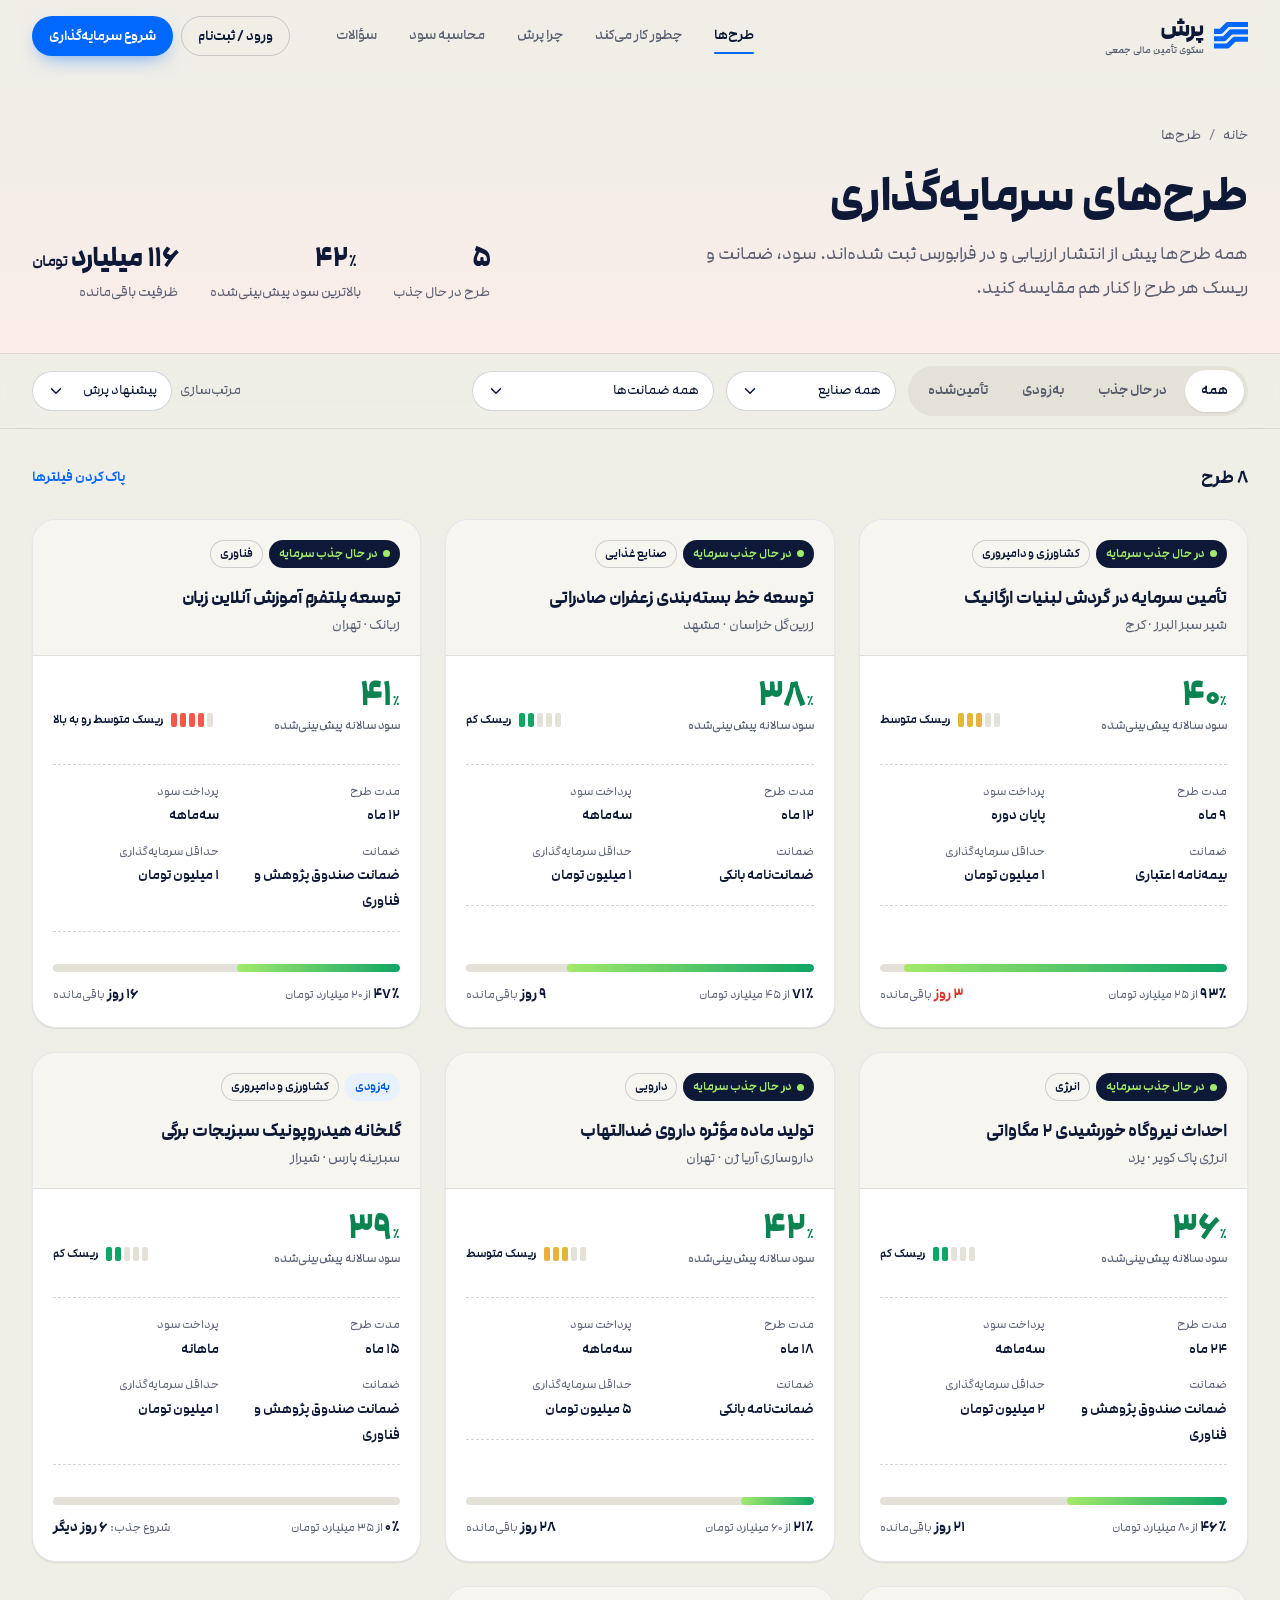
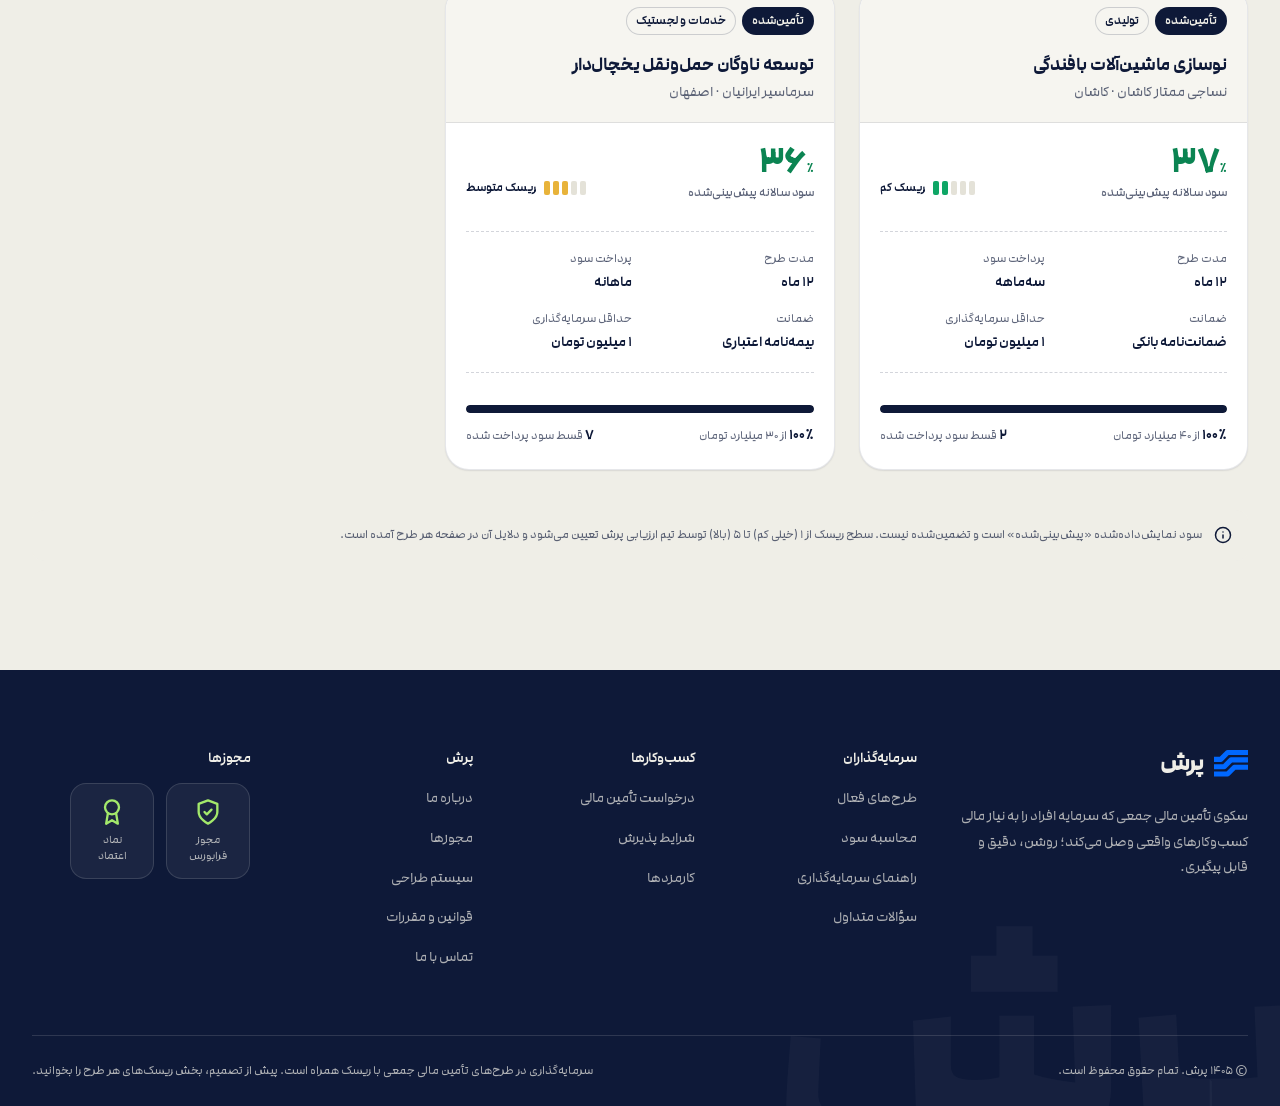
<file: plans.html>
<!doctype html>
<html lang="fa" dir="rtl" class="no-js">
<head>
  <meta charset="utf-8">
  <meta name="viewport" content="width=device-width, initial-scale=1">
  <title>طرح‌های سرمایه‌گذاری | پرش</title>
  <meta name="description" content="پرش، سکوی تأمین مالی جمعی دارای مجوز فرابورس. روی کسب‌وکارهای واقعی سرمایه‌گذاری کنید؛ سود، ریسک و ضمانت هر طرح پیش از تصمیم روشن است.">
  <meta name="theme-color" content="#EFEEE7">
  <link rel="icon" href="assets/img/logo.svg" type="image/svg+xml">
  <link rel="preload" href="assets/fonts/modam/ModamFaNumWeb-Regular.woff2" as="font" type="font/woff2" crossorigin>
  <link rel="preload" href="assets/fonts/modam/ModamFaNumWeb-ExtraBold.woff2" as="font" type="font/woff2" crossorigin>
  <link rel="stylesheet" href="assets/css/fonts.css">
  <link rel="stylesheet" href="assets/css/tokens.css">
  <link rel="stylesheet" href="assets/css/base.css">
  <link rel="stylesheet" href="assets/css/components.css">
  <link rel="stylesheet" href="assets/css/pages.css">
</head>
<body data-page="plans">
  <a class="skip-link" href="#main">پرش به محتوای اصلی</a>

  <header class="site-header">
    <div class="container site-header__inner">
      <a class="logo logo--brand" href="index.html" aria-label="پرش، صفحه اصلی">
        <svg class="logo__mark" viewBox="0 0 120 96" fill="none" aria-hidden="true"><g stroke-width="18" stroke-linejoin="round"><path d="M-10 33H24L48 9H130"/><path d="M-10 59H36L60 35H130"/><path d="M-10 85H48L72 61H130"/></g></svg>
        <span>پرش<span class="logo__sub">سکوی تأمین مالی جمعی</span></span>
      </a>
      <nav class="site-nav" id="site-nav" aria-label="منوی اصلی">
        <a href="plans.html" aria-current="page">طرح‌ها</a>
        <a href="index.html#how">چطور کار می‌کند</a>
        <a href="index.html#why">چرا پرش</a>
        <a href="index.html#calculator">محاسبه سود</a>
        <a href="index.html#faq">سؤالات</a>
        <a class="site-nav__login" href="#">ورود / ثبت‌نام</a>
      </nav>
      <div class="site-header__actions">
        <a class="btn btn--outline btn--sm" href="#">ورود / ثبت‌نام</a>
        <a class="btn btn--primary btn--sm" href="plans.html">شروع سرمایه‌گذاری</a>
      </div>
      <button class="nav-toggle" type="button" aria-controls="site-nav" aria-expanded="false" aria-label="باز کردن منو"><span></span></button>
    </div>
  </header>

  <main id="main">
    <section class="page-head">
      <div class="container">
        <nav aria-label="مسیر صفحه"><ol class="breadcrumb"><li><a href="index.html">خانه</a></li><li aria-current="page">طرح‌ها</li></ol></nav>
        <div class="page-head__grid">
          <div>
            <h1 class="h1">طرح‌های سرمایه‌گذاری</h1>
            <p class="lead">همه طرح‌ها پیش از انتشار ارزیابی و در فرابورس ثبت شده‌اند. سود، ضمانت و ریسک هر طرح را کنار هم مقایسه کنید.</p>
          </div>
          <div class="page-stats">
            <div class="stat"><div class="stat__value" id="sum-active">—</div><div class="stat__label">طرح در حال جذب</div></div>
            <div class="stat"><div class="stat__value"><span id="sum-rate">—</span><small>٪</small></div><div class="stat__label">بالاترین سود پیش‌بینی‌شده</div></div>
            <div class="stat"><div class="stat__value"><span id="sum-need">—</span><small>تومان</small></div><div class="stat__label">ظرفیت باقی‌مانده</div></div>
          </div>
        </div>
      </div>
    </section>

    <div class="filters">
      <div class="container filters__bar">
        <div class="segmented" role="group" aria-label="وضعیت طرح">
          <button type="button" data-filter-status="all" aria-pressed="true">همه</button>
          <button type="button" data-filter-status="active" aria-pressed="false">در حال جذب</button>
          <button type="button" data-filter-status="soon" aria-pressed="false">به‌زودی</button>
          <button type="button" data-filter-status="funded" aria-pressed="false">تأمین‌شده</button>
        </div>
        <button class="chip filters__toggle" id="filters-toggle" type="button" aria-expanded="false" aria-controls="filters-panel">
          <svg width="16" height="16" viewBox="0 0 24 24" fill="none" stroke="currentColor" stroke-width="2" stroke-linecap="round" stroke-linejoin="round" aria-hidden="true"><path d="M4 6h16M7 12h10M10 18h4"/></svg>
          فیلترها
        </button>
        <div class="filters__panel" id="filters-panel">
          <label class="visually-hidden" for="f-industry">صنعت</label>
          <select class="select" id="f-industry"></select>
          <label class="visually-hidden" for="f-guarantee">نوع ضمانت</label>
          <select class="select" id="f-guarantee"></select>
        </div>
        <div class="filters__sort">
          <label class="text-sm text-muted" for="f-sort">مرتب‌سازی</label>
          <select class="select" id="f-sort" style="min-height:40px;border-radius:999px;font-size:14px;width:auto">
            <option value="recommended">پیشنهاد پرش</option>
            <option value="rate">بیشترین سود</option>
            <option value="months">کوتاه‌ترین مدت</option>
            <option value="progress">نزدیک به تکمیل</option>
            <option value="risk">کمترین ریسک</option>
          </select>
        </div>
      </div>
    </div>

    <section class="section" style="padding-top:32px">
      <div class="container">
        <div class="results-bar">
          <b id="plans-count" aria-live="polite">—</b>
          <button class="link-btn" type="button" id="plans-reset">پاک کردن فیلترها</button>
        </div>
        <div class="grid grid-3" id="plans-grid"></div>
        <div class="empty" id="plans-empty" hidden>
          <span class="icon-tile"><svg viewBox="0 0 24 24" fill="none" stroke="currentColor" stroke-width="2" stroke-linecap="round" stroke-linejoin="round" aria-hidden="true"><circle cx="11" cy="11" r="8"/><path d="m21 21-4.3-4.3"/></svg></span>
          <h2 class="h4">طرحی با این فیلترها پیدا نشد</h2>
          <p>فیلترها را تغییر دهید یا وقتی طرح جدید منتشر شد، باخبر شوید.</p>
          <button class="btn btn--dark btn--sm" type="button" onclick="document.getElementById('plans-reset').click()">نمایش همه طرح‌ها</button>
        </div>
        <div class="note" style="margin-top:40px">
          <svg viewBox="0 0 24 24" fill="none" stroke="currentColor" stroke-width="2" stroke-linecap="round" stroke-linejoin="round" aria-hidden="true"><circle cx="12" cy="12" r="10"/><path d="M12 16v-4M12 8h.01"/></svg>
          <span>سود نمایش‌داده‌شده «پیش‌بینی‌شده» است و تضمین‌شده نیست. سطح ریسک از ۱ (خیلی کم) تا ۵ (بالا) توسط تیم ارزیابی پرش تعیین می‌شود و دلایل آن در صفحه هر طرح آمده است.</span>
        </div>
      </div>
    </section>
  </main>

  <footer class="site-footer">
    <div class="container">
      <div class="footer-grid">
        <div class="footer-about">
          <a class="logo" href="index.html" aria-label="پرش">
            <svg class="logo__mark" viewBox="0 0 120 96" fill="none" aria-hidden="true"><g stroke-width="18" stroke-linejoin="round"><path d="M-10 33H24L48 9H130"/><path d="M-10 59H36L60 35H130"/><path d="M-10 85H48L72 61H130"/></g></svg>
            <span>پرش</span>
          </a>
          <p>سکوی تأمین مالی جمعی که سرمایه افراد را به نیاز مالی کسب‌وکارهای واقعی وصل می‌کند؛ روشن، دقیق و قابل پیگیری.</p>
        </div>
        <div class="footer-col">
          <h3>سرمایه‌گذاران</h3>
          <ul>
            <li><a href="plans.html">طرح‌های فعال</a></li>
            <li><a href="index.html#calculator">محاسبه سود</a></li>
            <li><a href="index.html#how">راهنمای سرمایه‌گذاری</a></li>
            <li><a href="index.html#faq">سؤالات متداول</a></li>
          </ul>
        </div>
        <div class="footer-col">
          <h3>کسب‌وکارها</h3>
          <ul>
            <li><a href="#">درخواست تأمین مالی</a></li>
            <li><a href="#">شرایط پذیرش</a></li>
            <li><a href="#">کارمزدها</a></li>
          </ul>
        </div>
        <div class="footer-col">
          <h3>پرش</h3>
          <ul>
            <li><a href="#">درباره ما</a></li>
            <li><a href="#">مجوزها</a></li>
            <li><a href="styleguide.html">سیستم طراحی</a></li>
            <li><a href="#">قوانین و مقررات</a></li>
            <li><a href="#">تماس با ما</a></li>
          </ul>
        </div>
        <div class="footer-col footer-col--seals">
          <h3>مجوزها</h3>
          <div class="trust-seals">
            <div class="seal"><svg viewBox="0 0 24 24" fill="none" stroke="currentColor" stroke-width="2" stroke-linecap="round" stroke-linejoin="round" aria-hidden="true"><path d="M12 22s8-4 8-10V5l-8-3-8 3v7c0 6 8 10 8 10z"/><path d="m9 12 2 2 4-4"/></svg>مجوز<br>فرابورس</div>
            <div class="seal"><svg viewBox="0 0 24 24" fill="none" stroke="currentColor" stroke-width="2" stroke-linecap="round" stroke-linejoin="round" aria-hidden="true"><circle cx="12" cy="8" r="6"/><path d="M15.5 13 17 22l-5-3-5 3 1.5-9"/></svg>نماد<br>اعتماد</div>
          </div>
        </div>
      </div>
      <div class="footer-bottom">
        <span>© <span id="year">۱۴۰۵</span> پرش. تمام حقوق محفوظ است.</span>
        <span>سرمایه‌گذاری در طرح‌های تأمین مالی جمعی با ریسک همراه است. پیش از تصمیم، بخش ریسک‌های هر طرح را بخوانید.</span>
      </div>
    </div>
    <div class="footer-wordmark" aria-hidden="true">پرش</div>
  </footer>

  <script src="assets/js/data.js"></script>
  <script src="assets/js/main.js"></script>
</body>
</html>
</file>
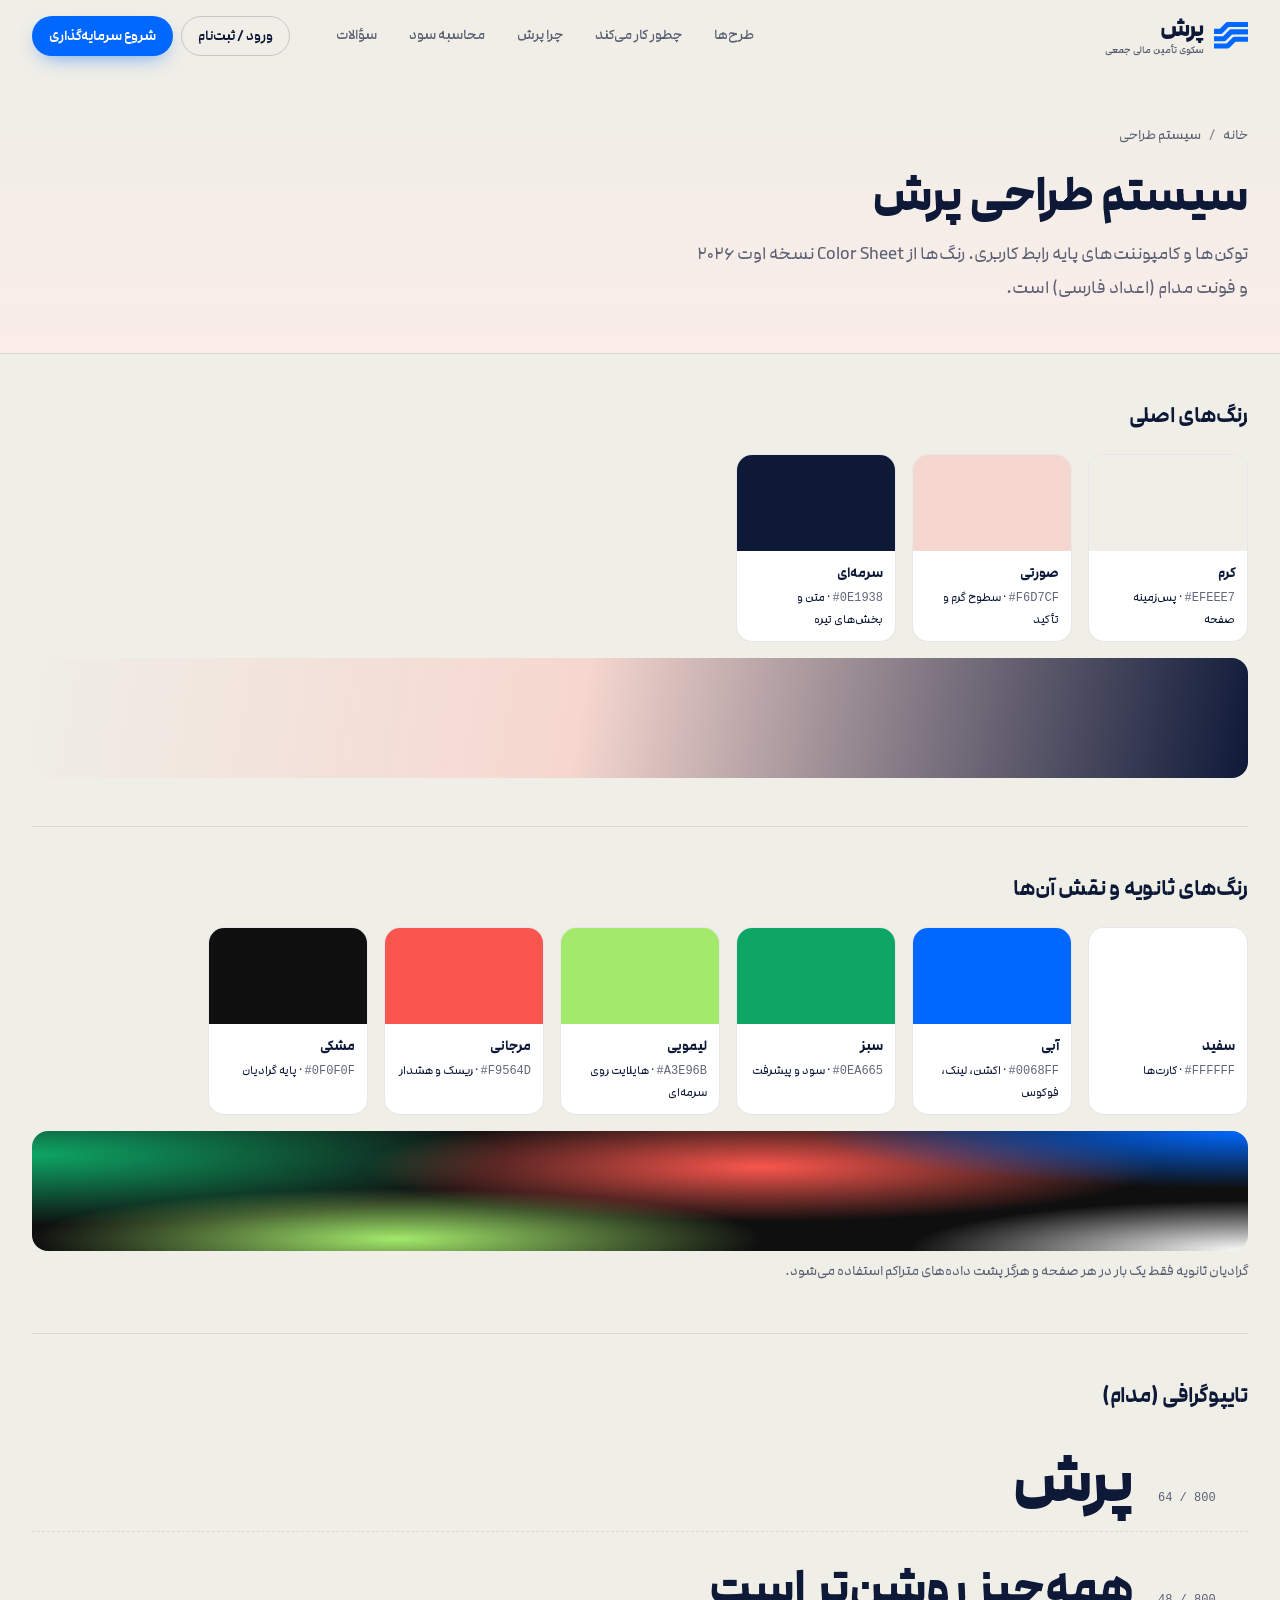
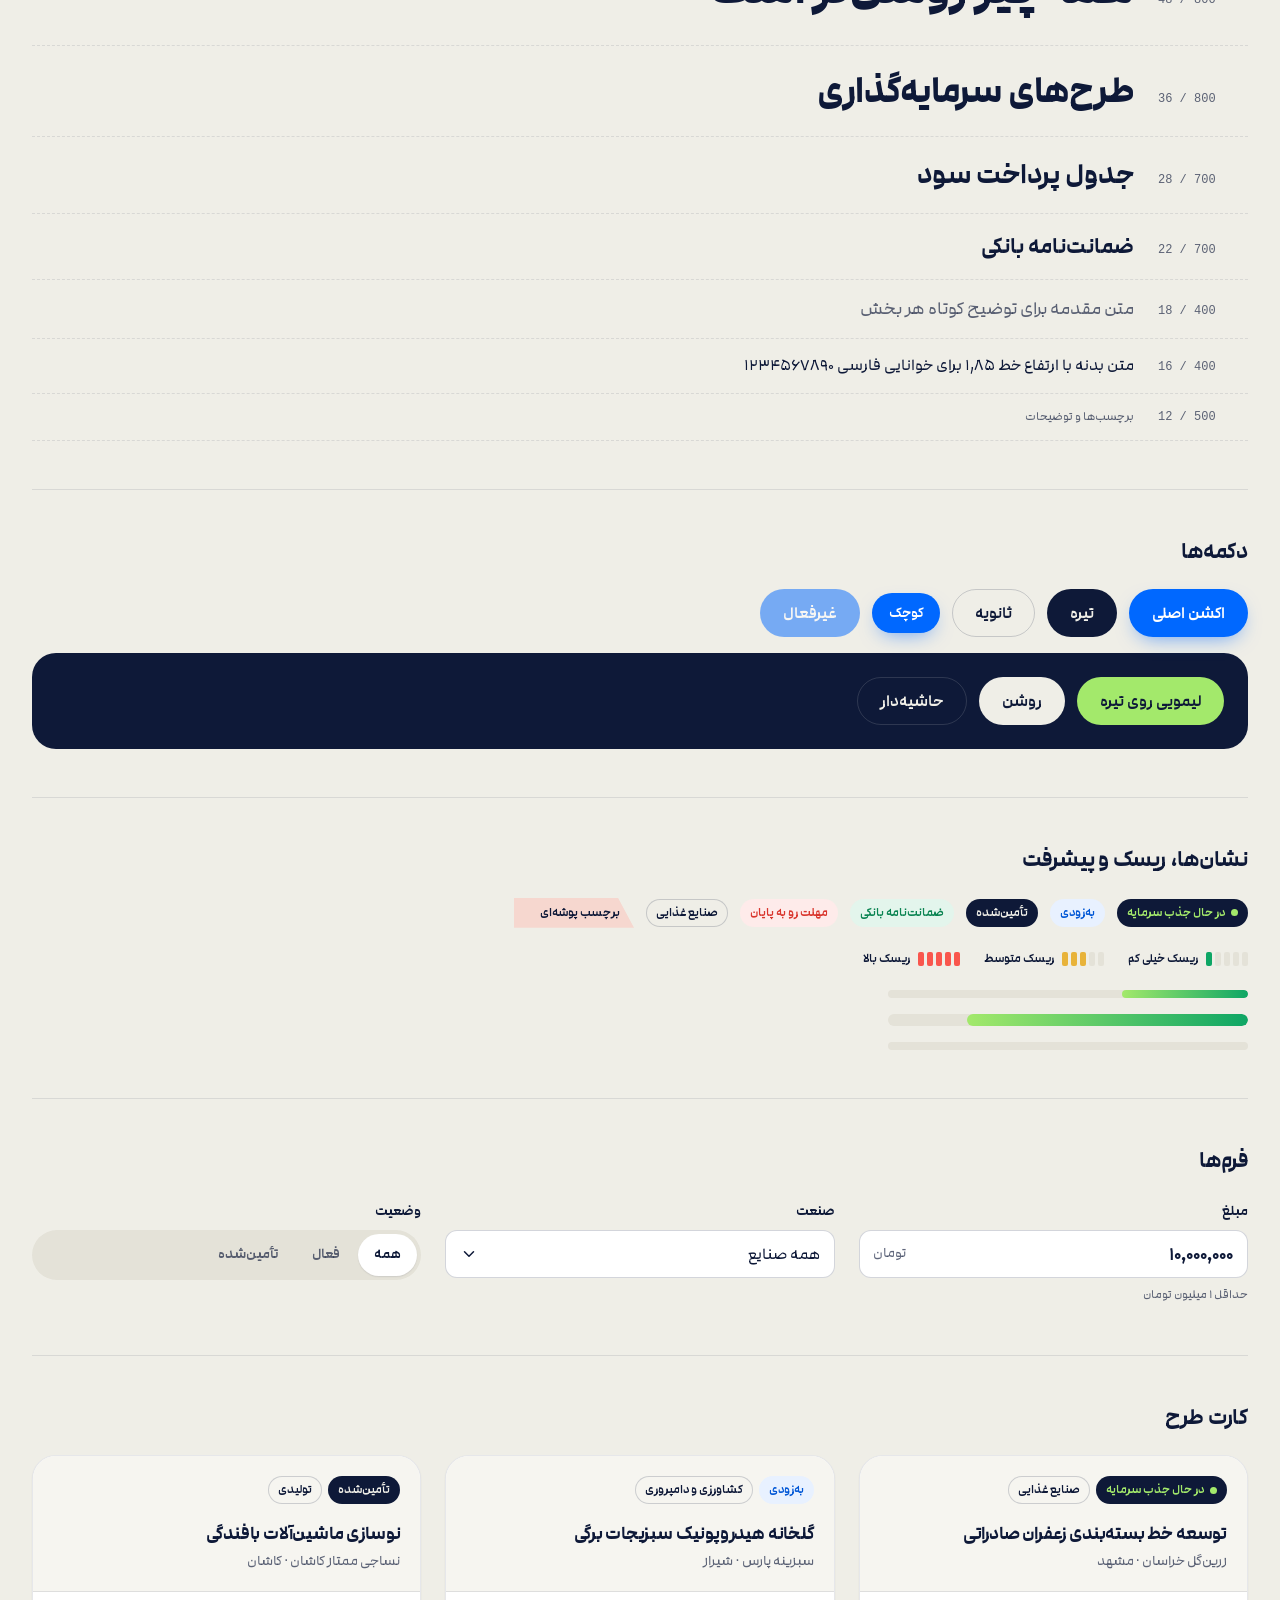
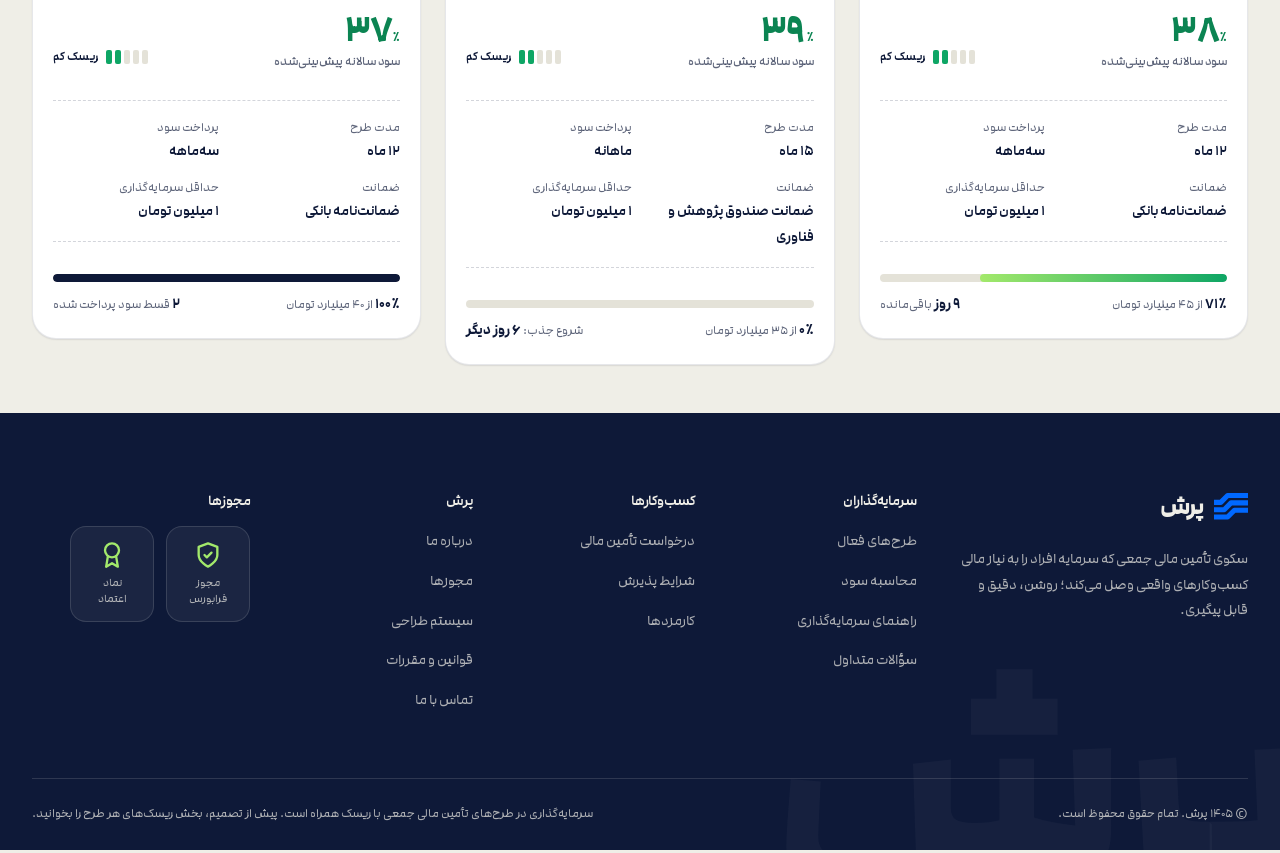
<file: styleguide.html>
<!doctype html>
<html lang="fa" dir="rtl" class="no-js">
<head>
  <meta charset="utf-8">
  <meta name="viewport" content="width=device-width, initial-scale=1">
  <title>سیستم طراحی | پرش</title>
  <meta name="description" content="پرش، سکوی تأمین مالی جمعی دارای مجوز فرابورس. روی کسب‌وکارهای واقعی سرمایه‌گذاری کنید؛ سود، ریسک و ضمانت هر طرح پیش از تصمیم روشن است.">
  <meta name="theme-color" content="#EFEEE7">
  <link rel="icon" href="assets/img/logo.svg" type="image/svg+xml">
  <link rel="preload" href="assets/fonts/modam/ModamFaNumWeb-Regular.woff2" as="font" type="font/woff2" crossorigin>
  <link rel="preload" href="assets/fonts/modam/ModamFaNumWeb-ExtraBold.woff2" as="font" type="font/woff2" crossorigin>
  <link rel="stylesheet" href="assets/css/fonts.css">
  <link rel="stylesheet" href="assets/css/tokens.css">
  <link rel="stylesheet" href="assets/css/base.css">
  <link rel="stylesheet" href="assets/css/components.css">
  <link rel="stylesheet" href="assets/css/pages.css">
</head>
<body data-page="styleguide">
  <a class="skip-link" href="#main">پرش به محتوای اصلی</a>

  <header class="site-header">
    <div class="container site-header__inner">
      <a class="logo logo--brand" href="index.html" aria-label="پرش، صفحه اصلی">
        <svg class="logo__mark" viewBox="0 0 120 96" fill="none" aria-hidden="true"><g stroke-width="18" stroke-linejoin="round"><path d="M-10 33H24L48 9H130"/><path d="M-10 59H36L60 35H130"/><path d="M-10 85H48L72 61H130"/></g></svg>
        <span>پرش<span class="logo__sub">سکوی تأمین مالی جمعی</span></span>
      </a>
      <nav class="site-nav" id="site-nav" aria-label="منوی اصلی">
        <a href="plans.html">طرح‌ها</a>
        <a href="index.html#how">چطور کار می‌کند</a>
        <a href="index.html#why">چرا پرش</a>
        <a href="index.html#calculator">محاسبه سود</a>
        <a href="index.html#faq">سؤالات</a>
        <a class="site-nav__login" href="#">ورود / ثبت‌نام</a>
      </nav>
      <div class="site-header__actions">
        <a class="btn btn--outline btn--sm" href="#">ورود / ثبت‌نام</a>
        <a class="btn btn--primary btn--sm" href="plans.html">شروع سرمایه‌گذاری</a>
      </div>
      <button class="nav-toggle" type="button" aria-controls="site-nav" aria-expanded="false" aria-label="باز کردن منو"><span></span></button>
    </div>
  </header>

  <main id="main">
    <section class="page-head">
      <div class="container">
        <nav aria-label="مسیر صفحه"><ol class="breadcrumb"><li><a href="index.html">خانه</a></li><li aria-current="page">سیستم طراحی</li></ol></nav>
        <h1 class="h1">سیستم طراحی پرش</h1>
        <p class="lead">توکن‌ها و کامپوننت‌های پایه رابط کاربری. رنگ‌ها از Color Sheet نسخه اوت ۲۰۲۶ و فونت مدام (اعداد فارسی) است.</p>
      </div>
    </section>

    <div class="container">
      <section class="sg-section">
        <h2>رنگ‌های اصلی</h2>
        <div class="swatches">
          <div class="swatch"><div class="swatch__chip" style="background:var(--cream)"></div><div class="swatch__info"><b>کرم</b><code>#EFEEE7</code> · پس‌زمینه صفحه</div></div>
          <div class="swatch"><div class="swatch__chip" style="background:var(--blush)"></div><div class="swatch__info"><b>صورتی</b><code>#F6D7CF</code> · سطوح گرم و تأکید</div></div>
          <div class="swatch"><div class="swatch__chip" style="background:var(--navy)"></div><div class="swatch__info"><b>سرمه‌ای</b><code>#0E1938</code> · متن و بخش‌های تیره</div></div>
        </div>
        <div class="grad-chip" style="background:var(--grad-primary);margin-top:16px"></div>
      </section>

      <section class="sg-section">
        <h2>رنگ‌های ثانویه و نقش آن‌ها</h2>
        <div class="swatches">
          <div class="swatch"><div class="swatch__chip" style="background:var(--white)"></div><div class="swatch__info"><b>سفید</b><code>#FFFFFF</code> · کارت‌ها</div></div>
          <div class="swatch"><div class="swatch__chip" style="background:var(--blue)"></div><div class="swatch__info"><b>آبی</b><code>#0068FF</code> · اکشن، لینک، فوکوس</div></div>
          <div class="swatch"><div class="swatch__chip" style="background:var(--green)"></div><div class="swatch__info"><b>سبز</b><code>#0EA665</code> · سود و پیشرفت</div></div>
          <div class="swatch"><div class="swatch__chip" style="background:var(--lime)"></div><div class="swatch__info"><b>لیمویی</b><code>#A3E96B</code> · هایلایت روی سرمه‌ای</div></div>
          <div class="swatch"><div class="swatch__chip" style="background:var(--coral)"></div><div class="swatch__info"><b>مرجانی</b><code>#F9564D</code> · ریسک و هشدار</div></div>
          <div class="swatch"><div class="swatch__chip" style="background:var(--black)"></div><div class="swatch__info"><b>مشکی</b><code>#0F0F0F</code> · پایه گرادیان</div></div>
        </div>
        <div class="grad-chip" style="background:var(--grad-mesh);margin-top:16px"></div>
        <p class="text-sm text-muted" style="margin-top:8px">گرادیان ثانویه فقط یک بار در هر صفحه و هرگز پشت داده‌های متراکم استفاده می‌شود.</p>
      </section>

      <section class="sg-section">
        <h2>تایپوگرافی (مدام)</h2>
        <div class="type-row"><code>64 / 800</code><span class="h-display">پرش</span></div>
        <div class="type-row"><code>48 / 800</code><span class="h1">همه‌چیز روشن‌تر است</span></div>
        <div class="type-row"><code>36 / 800</code><span class="h2">طرح‌های سرمایه‌گذاری</span></div>
        <div class="type-row"><code>28 / 700</code><span class="h3">جدول پرداخت سود</span></div>
        <div class="type-row"><code>22 / 700</code><span class="h4">ضمانت‌نامه بانکی</span></div>
        <div class="type-row"><code>18 / 400</code><span class="lead">متن مقدمه برای توضیح کوتاه هر بخش</span></div>
        <div class="type-row"><code>16 / 400</code><span>متن بدنه با ارتفاع خط ۱٫۸۵ برای خوانایی فارسی ۱۲۳۴۵۶۷۸۹۰</span></div>
        <div class="type-row"><code>12 / 500</code><span class="text-xs text-muted">برچسب‌ها و توضیحات</span></div>
      </section>

      <section class="sg-section">
        <h2>دکمه‌ها</h2>
        <div class="sg-row">
          <button class="btn btn--primary" type="button">اکشن اصلی</button>
          <button class="btn btn--dark" type="button">تیره</button>
          <button class="btn btn--outline" type="button">ثانویه</button>
          <button class="btn btn--primary btn--sm" type="button">کوچک</button>
          <button class="btn btn--primary" type="button" disabled>غیرفعال</button>
        </div>
        <div class="sg-dark sg-row" style="margin-top:16px">
          <button class="btn btn--lime" type="button">لیمویی روی تیره</button>
          <button class="btn btn--light" type="button">روشن</button>
          <button class="btn btn--ghost-light" type="button">حاشیه‌دار</button>
        </div>
      </section>

      <section class="sg-section">
        <h2>نشان‌ها، ریسک و پیشرفت</h2>
        <div class="sg-row">
          <span class="badge badge--live">در حال جذب سرمایه</span>
          <span class="badge badge--info">به‌زودی</span>
          <span class="badge badge--dark">تأمین‌شده</span>
          <span class="badge badge--positive">ضمانت‌نامه بانکی</span>
          <span class="badge badge--risk">مهلت رو به پایان</span>
          <span class="badge badge--outline">صنایع غذایی</span>
          <span class="tab-label">برچسب پوشه‌ای</span>
        </div>
        <div class="sg-row" style="margin-top:20px;gap:24px">
          <span class="risk risk--1"><span class="risk__bars"><i></i><i></i><i></i><i></i><i></i></span>ریسک خیلی کم</span>
          <span class="risk risk--3"><span class="risk__bars"><i></i><i></i><i></i><i></i><i></i></span>ریسک متوسط</span>
          <span class="risk risk--5"><span class="risk__bars"><i></i><i></i><i></i><i></i><i></i></span>ریسک بالا</span>
        </div>
        <div style="max-width:360px;margin-top:20px" class="stack">
          <div class="progress"><span class="progress__bar" data-width="35"></span></div>
          <div class="progress progress--lg"><span class="progress__bar" data-width="78"></span></div>
          <div class="progress progress--done"><span class="progress__bar" data-width="100"></span></div>
        </div>
      </section>

      <section class="sg-section">
        <h2>فرم‌ها</h2>
        <div class="grid grid-3">
          <div class="field">
            <label class="field__label" for="sg-in">مبلغ</label>
            <div class="input-group"><input class="input" id="sg-in" value="۱۰٬۰۰۰٬۰۰۰"><span class="input-group__suffix">تومان</span></div>
            <span class="field__hint">حداقل ۱ میلیون تومان</span>
          </div>
          <div class="field">
            <label class="field__label" for="sg-sel">صنعت</label>
            <select class="select" id="sg-sel"><option>همه صنایع</option><option>انرژی</option></select>
          </div>
          <div class="field">
            <span class="field__label">وضعیت</span>
            <div class="segmented"><button type="button" aria-pressed="true">همه</button><button type="button" aria-pressed="false">فعال</button><button type="button" aria-pressed="false">تأمین‌شده</button></div>
          </div>
        </div>
      </section>

      <section class="sg-section" style="border-bottom:0">
        <h2>کارت طرح</h2>
        <div class="grid grid-3">
          <div data-plan-card="saffron-pack"></div>
          <div data-plan-card="greenhouse"></div>
          <div data-plan-card="textile"></div>
        </div>
      </section>
    </div>
  </main>

  <footer class="site-footer">
    <div class="container">
      <div class="footer-grid">
        <div class="footer-about">
          <a class="logo" href="index.html" aria-label="پرش">
            <svg class="logo__mark" viewBox="0 0 120 96" fill="none" aria-hidden="true"><g stroke-width="18" stroke-linejoin="round"><path d="M-10 33H24L48 9H130"/><path d="M-10 59H36L60 35H130"/><path d="M-10 85H48L72 61H130"/></g></svg>
            <span>پرش</span>
          </a>
          <p>سکوی تأمین مالی جمعی که سرمایه افراد را به نیاز مالی کسب‌وکارهای واقعی وصل می‌کند؛ روشن، دقیق و قابل پیگیری.</p>
        </div>
        <div class="footer-col">
          <h3>سرمایه‌گذاران</h3>
          <ul>
            <li><a href="plans.html">طرح‌های فعال</a></li>
            <li><a href="index.html#calculator">محاسبه سود</a></li>
            <li><a href="index.html#how">راهنمای سرمایه‌گذاری</a></li>
            <li><a href="index.html#faq">سؤالات متداول</a></li>
          </ul>
        </div>
        <div class="footer-col">
          <h3>کسب‌وکارها</h3>
          <ul>
            <li><a href="#">درخواست تأمین مالی</a></li>
            <li><a href="#">شرایط پذیرش</a></li>
            <li><a href="#">کارمزدها</a></li>
          </ul>
        </div>
        <div class="footer-col">
          <h3>پرش</h3>
          <ul>
            <li><a href="#">درباره ما</a></li>
            <li><a href="#">مجوزها</a></li>
            <li><a href="styleguide.html">سیستم طراحی</a></li>
            <li><a href="#">قوانین و مقررات</a></li>
            <li><a href="#">تماس با ما</a></li>
          </ul>
        </div>
        <div class="footer-col footer-col--seals">
          <h3>مجوزها</h3>
          <div class="trust-seals">
            <div class="seal"><svg viewBox="0 0 24 24" fill="none" stroke="currentColor" stroke-width="2" stroke-linecap="round" stroke-linejoin="round" aria-hidden="true"><path d="M12 22s8-4 8-10V5l-8-3-8 3v7c0 6 8 10 8 10z"/><path d="m9 12 2 2 4-4"/></svg>مجوز<br>فرابورس</div>
            <div class="seal"><svg viewBox="0 0 24 24" fill="none" stroke="currentColor" stroke-width="2" stroke-linecap="round" stroke-linejoin="round" aria-hidden="true"><circle cx="12" cy="8" r="6"/><path d="M15.5 13 17 22l-5-3-5 3 1.5-9"/></svg>نماد<br>اعتماد</div>
          </div>
        </div>
      </div>
      <div class="footer-bottom">
        <span>© <span id="year">۱۴۰۵</span> پرش. تمام حقوق محفوظ است.</span>
        <span>سرمایه‌گذاری در طرح‌های تأمین مالی جمعی با ریسک همراه است. پیش از تصمیم، بخش ریسک‌های هر طرح را بخوانید.</span>
      </div>
    </div>
    <div class="footer-wordmark" aria-hidden="true">پرش</div>
  </footer>

  <script src="assets/js/data.js"></script>
  <script src="assets/js/main.js"></script>
</body>
</html>
</file>
<file: assets/css/fonts.css>
/**
*	Name:       Modam Fonts (FaNum)
*	Author:     Naser Khadem
*	Website:    http://fontiran.com
*	Copyright:  Commercial/Proprietary Software
*
*	Modam fonts are proprietary software. For the terms of use, see www.fontiran.com.
*	Adapted from the package's WebFonts/fontiran.css (base weights only).
**/

@font-face {
	font-family: ModamFaNumWeb;
	font-style: normal;
	font-weight: 300;
	font-display: swap;
	src: url('../fonts/modam/ModamFaNumWeb-Light.woff2') format('woff2'),
	     url('../fonts/modam/ModamFaNumWeb-Light.woff') format('woff');
}

@font-face {
	font-family: ModamFaNumWeb;
	font-style: normal;
	font-weight: 400;
	font-display: swap;
	src: url('../fonts/modam/ModamFaNumWeb-Regular.woff2') format('woff2'),
	     url('../fonts/modam/ModamFaNumWeb-Regular.woff') format('woff');
}

@font-face {
	font-family: ModamFaNumWeb;
	font-style: normal;
	font-weight: 500;
	font-display: swap;
	src: url('../fonts/modam/ModamFaNumWeb-Medium.woff2') format('woff2'),
	     url('../fonts/modam/ModamFaNumWeb-Medium.woff') format('woff');
}

@font-face {
	font-family: ModamFaNumWeb;
	font-style: normal;
	font-weight: 600;
	font-display: swap;
	src: url('../fonts/modam/ModamFaNumWeb-SemiBold.woff2') format('woff2'),
	     url('../fonts/modam/ModamFaNumWeb-SemiBold.woff') format('woff');
}

@font-face {
	font-family: ModamFaNumWeb;
	font-style: normal;
	font-weight: 700;
	font-display: swap;
	src: url('../fonts/modam/ModamFaNumWeb-Bold.woff2') format('woff2'),
	     url('../fonts/modam/ModamFaNumWeb-Bold.woff') format('woff');
}

@font-face {
	font-family: ModamFaNumWeb;
	font-style: normal;
	font-weight: 800;
	font-display: swap;
	src: url('../fonts/modam/ModamFaNumWeb-ExtraBold.woff2') format('woff2'),
	     url('../fonts/modam/ModamFaNumWeb-ExtraBold.woff') format('woff');
}
</file>
<file: assets/css/tokens.css>
/* ==========================================================================
   Paresh design tokens
   Source: PareshCrowd Color Sheet (Ver Aug 2026)
   ========================================================================== */

:root {
  /* ---- Brand palette: primary ---- */
  --cream: #EFEEE7;          /* Primary 1 */
  --blush: #F6D7CF;          /* Primary 2 */
  --navy: #0E1938;           /* Primary 3 */

  /* ---- Brand palette: secondary ---- */
  --white: #FFFFFF;
  --blue: #0068FF;
  --coral: #F9564D;
  --lime: #A3E96B;
  --green: #0EA665;
  --black: #0F0F0F;

  /* ---- Derived tints (mixed from the palette, not new hues) ---- */
  --cream-deep: #E4E2D8;
  --cream-soft: #F6F5F0;
  --blush-soft: #FBEDE9;
  --navy-90: #1B274A;
  --navy-80: #26335A;
  --blue-600: #0057D6;
  --blue-50: #E8F1FF;
  --green-700: #0B8452;
  --green-50: #E3F5EC;
  --coral-700: #D9362D;
  --coral-50: #FEEBEA;
  --lime-50: #EEF9E3;

  /* ---- Semantic ---- */
  --bg: var(--cream);
  --surface: var(--white);
  --surface-muted: var(--cream-soft);
  --surface-warm: var(--blush);
  --surface-dark: var(--navy);

  --text: var(--navy);
  --text-muted: rgba(14, 25, 56, 0.66);
  --text-subtle: rgba(14, 25, 56, 0.5);
  --text-on-dark: var(--cream);
  --text-on-dark-muted: rgba(239, 238, 231, 0.7);

  --border: rgba(14, 25, 56, 0.1);
  --border-strong: rgba(14, 25, 56, 0.18);
  --border-on-dark: rgba(239, 238, 231, 0.14);

  --action: var(--blue);
  --action-hover: var(--blue-600);
  --positive: var(--green);
  --positive-text: var(--green-700);
  --risk: var(--coral);
  --risk-text: var(--coral-700);
  --highlight: var(--lime);

  /* ---- Gradients ---- */
  --grad-primary: linear-gradient(100deg, var(--cream) 0%, var(--blush) 45%, var(--navy) 100%);
  --grad-hero: radial-gradient(120% 90% at 0% 100%, rgba(14, 25, 56, 0.95) 0%, rgba(14, 25, 56, 0) 55%),
               linear-gradient(160deg, var(--cream) 0%, var(--blush) 55%, #C9B4B8 100%);
  --grad-mesh:
    radial-gradient(60% 80% at 100% 0%, var(--blue) 0%, rgba(0, 104, 255, 0) 60%),
    radial-gradient(50% 70% at 60% 30%, var(--coral) 0%, rgba(249, 86, 77, 0) 65%),
    radial-gradient(50% 70% at 30% 90%, var(--lime) 0%, rgba(163, 233, 107, 0) 60%),
    radial-gradient(60% 90% at 0% 20%, var(--green) 0%, rgba(14, 166, 101, 0) 65%),
    radial-gradient(40% 60% at 100% 100%, var(--white) 0%, rgba(255, 255, 255, 0) 70%),
    var(--black);

  /* ---- Typography ---- */
  --font: "ModamFaNumWeb", "Vazirmatn", Tahoma, system-ui, sans-serif;
  --fs-12: 0.75rem;
  --fs-14: 0.875rem;
  --fs-16: 1rem;
  --fs-18: 1.125rem;
  --fs-22: 1.375rem;
  --fs-28: 1.75rem;
  --fs-36: 2.25rem;
  --fs-48: clamp(2.25rem, 1.6rem + 2.2vw, 3rem);
  --fs-64: clamp(2.5rem, 1.5rem + 3.6vw, 4rem);
  --lh-tight: 1.25;
  --lh-body: 1.85;

  /* ---- Spacing (4px base) ---- */
  --sp-1: 4px;
  --sp-2: 8px;
  --sp-3: 12px;
  --sp-4: 16px;
  --sp-5: 20px;
  --sp-6: 24px;
  --sp-8: 32px;
  --sp-10: 40px;
  --sp-12: 48px;
  --sp-16: 64px;
  --sp-20: 80px;
  --sp-24: 96px;
  --section-y: clamp(64px, 6vw + 32px, 120px);

  /* ---- Radius ---- */
  --r-sm: 8px;
  --r-md: 12px;
  --r-lg: 16px;
  --r-xl: 24px;
  --r-2xl: 32px;
  --r-pill: 999px;

  /* ---- Elevation (navy-tinted) ---- */
  --shadow-sm: 0 1px 2px rgba(14, 25, 56, 0.06), 0 1px 1px rgba(14, 25, 56, 0.04);
  --shadow-md: 0 8px 24px -8px rgba(14, 25, 56, 0.14), 0 2px 6px rgba(14, 25, 56, 0.05);
  --shadow-lg: 0 24px 48px -16px rgba(14, 25, 56, 0.22), 0 4px 12px rgba(14, 25, 56, 0.06);
  --ring: 0 0 0 3px rgba(0, 104, 255, 0.35);

  /* ---- Motion ---- */
  --ease: cubic-bezier(0.22, 1, 0.36, 1);
  --dur-fast: 160ms;
  --dur: 280ms;
  --dur-slow: 700ms;

  /* ---- Layout ---- */
  --container: 1240px;
  --gutter: clamp(16px, 4vw, 32px);
  --header-h: 72px;
}

@media (prefers-reduced-motion: reduce) {
  :root {
    --dur-fast: 0ms;
    --dur: 0ms;
    --dur-slow: 0ms;
  }
}
</file>
<file: assets/css/base.css>
/* ==========================================================================
   Base: reset, typography, layout, utilities
   ========================================================================== */

*,
*::before,
*::after {
  box-sizing: border-box;
}

html {
  -webkit-text-size-adjust: 100%;
  text-size-adjust: 100%;
  scroll-behavior: smooth;
  scroll-padding-top: calc(var(--header-h) + 16px);
}

@media (prefers-reduced-motion: reduce) {
  html { scroll-behavior: auto; }
  *, *::before, *::after {
    animation-duration: 0.01ms !important;
    animation-iteration-count: 1 !important;
    transition-duration: 0.01ms !important;
  }
}

body {
  margin: 0;
  font-family: var(--font);
  font-size: var(--fs-16);
  font-weight: 400;
  line-height: var(--lh-body);
  color: var(--text);
  background: var(--bg);
  -webkit-font-smoothing: antialiased;
  -moz-osx-font-smoothing: grayscale;
  overflow-x: hidden;
}

img, svg, video { display: block; max-width: 100%; }
button, input, select, textarea { font: inherit; color: inherit; }
button { cursor: pointer; }
a { color: inherit; text-decoration: none; }
ul, ol { margin: 0; padding: 0; list-style: none; }
p { margin: 0; }
figure { margin: 0; }
table { border-collapse: collapse; width: 100%; }

h1, h2, h3, h4, h5, h6 {
  margin: 0;
  font-weight: 700;
  line-height: var(--lh-tight);
  letter-spacing: -0.01em;
  text-wrap: balance;
}

.h-display { font-size: var(--fs-64); font-weight: 800; line-height: 1.15; }
.h1 { font-size: var(--fs-48); font-weight: 800; }
.h2 { font-size: var(--fs-36); font-weight: 800; }
.h3 { font-size: var(--fs-28); font-weight: 700; }
.h4 { font-size: var(--fs-22); font-weight: 700; }
.h5 { font-size: var(--fs-18); font-weight: 700; }

.lead { font-size: var(--fs-18); color: var(--text-muted); line-height: 1.9; }
.text-sm { font-size: var(--fs-14); }
.text-xs { font-size: var(--fs-12); }
.text-muted { color: var(--text-muted); }
.text-subtle { color: var(--text-subtle); }
.text-positive { color: var(--positive-text); }
.text-risk { color: var(--risk-text); }
.num { white-space: nowrap; }
.ltr { direction: ltr; unicode-bidi: isolate; display: inline-block; }

:focus-visible {
  outline: none;
  box-shadow: var(--ring);
  border-radius: var(--r-sm);
}

::selection { background: var(--blush); color: var(--navy); }

/* ---- Layout ---- */
.container {
  width: 100%;
  max-width: calc(var(--container) + var(--gutter) * 2);
  margin-inline: auto;
  padding-inline: var(--gutter);
}

.section { padding-block: var(--section-y); }
.section--tight { padding-block: calc(var(--section-y) * 0.6); }

.section-head {
  display: flex;
  align-items: flex-end;
  justify-content: space-between;
  gap: var(--sp-6);
  margin-bottom: var(--sp-10);
  flex-wrap: wrap;
}

.section-head__text { max-width: 640px; }
.section-head__text .lead { margin-top: var(--sp-3); }

.grid { display: grid; gap: var(--sp-6); }
.grid-2 { grid-template-columns: repeat(2, minmax(0, 1fr)); }
.grid-3 { grid-template-columns: repeat(3, minmax(0, 1fr)); }
.grid-4 { grid-template-columns: repeat(4, minmax(0, 1fr)); }

@media (max-width: 1024px) {
  .grid-3, .grid-4 { grid-template-columns: repeat(2, minmax(0, 1fr)); }
}

@media (max-width: 640px) {
  .grid-2, .grid-3, .grid-4 { grid-template-columns: minmax(0, 1fr); }
}

.stack > * + * { margin-top: var(--sp-4); }
.row { display: flex; align-items: center; gap: var(--sp-3); }
.row--between { justify-content: space-between; }
.wrap { flex-wrap: wrap; }

.visually-hidden {
  position: absolute !important;
  width: 1px; height: 1px;
  padding: 0; margin: -1px;
  overflow: hidden; clip: rect(0, 0, 0, 0);
  white-space: nowrap; border: 0;
}

.skip-link {
  position: absolute;
  inset-inline-start: 16px;
  top: -60px;
  z-index: 100;
  padding: 10px 16px;
  background: var(--navy);
  color: var(--cream);
  border-radius: var(--r-md);
  transition: top var(--dur) var(--ease);
}
.skip-link:focus { top: 12px; }

/* ---- Reveal on scroll ---- */
.reveal {
  opacity: 0;
  transform: translateY(18px);
  transition: opacity var(--dur-slow) var(--ease), transform var(--dur-slow) var(--ease);
  transition-delay: var(--delay, 0ms);
}
.reveal.is-visible { opacity: 1; transform: none; }
.no-js .reveal { opacity: 1; transform: none; }

@media (prefers-reduced-motion: reduce) {
  .reveal { opacity: 1; transform: none; }
}
</file>
<file: assets/css/components.css>
/* ==========================================================================
   Components
   ========================================================================== */

/* ---- Logo ---- */
.logo {
  display: inline-flex;
  align-items: center;
  gap: 10px;
  font-weight: 800;
  font-size: 1.5rem;
  line-height: 1;
  letter-spacing: -0.02em;
}
.logo__mark { width: 34px; height: auto; flex: none; }
.logo__mark path { stroke: currentColor; }
.logo--brand .logo__mark { color: var(--blue); }
.logo__sub {
  display: block;
  font-size: 0.625rem;
  font-weight: 500;
  letter-spacing: 0;
  color: var(--text-muted);
  margin-top: 4px;
}

/* ---- Buttons ---- */
.btn {
  --btn-bg: var(--navy);
  --btn-fg: var(--cream);
  --btn-bd: transparent;
  display: inline-flex;
  align-items: center;
  justify-content: center;
  gap: 8px;
  min-height: 48px;
  padding: 0 22px;
  border: 1.5px solid var(--btn-bd);
  border-radius: var(--r-pill);
  background: var(--btn-bg);
  color: var(--btn-fg);
  font-weight: 600;
  font-size: var(--fs-16);
  line-height: 1;
  white-space: nowrap;
  transition: background var(--dur) var(--ease), color var(--dur) var(--ease),
              border-color var(--dur) var(--ease), transform var(--dur-fast) var(--ease),
              box-shadow var(--dur) var(--ease);
}
.btn:hover { transform: translateY(-1px); }
.btn:active { transform: translateY(0); }
.btn svg { width: 18px; height: 18px; flex: none; }

.btn--primary { --btn-bg: var(--blue); --btn-fg: var(--white); box-shadow: 0 8px 20px -8px rgba(0, 104, 255, 0.6); }
.btn--primary:hover { --btn-bg: var(--blue-600); }
.btn--dark:hover { --btn-bg: var(--navy-80); }
.btn--outline { --btn-bg: transparent; --btn-fg: var(--navy); --btn-bd: var(--border-strong); }
.btn--outline:hover { --btn-bd: var(--navy); }
.btn--light { --btn-bg: var(--cream); --btn-fg: var(--navy); }
.btn--light:hover { --btn-bg: var(--white); }
.btn--ghost-light { --btn-bg: transparent; --btn-fg: var(--cream); --btn-bd: var(--border-on-dark); }
.btn--ghost-light:hover { --btn-bd: var(--cream); }
.btn--lime { --btn-bg: var(--lime); --btn-fg: var(--navy); }
.btn--lime:hover { --btn-bg: #B4F07F; }
.btn--sm { min-height: 40px; padding: 0 16px; font-size: var(--fs-14); }
.btn--lg { min-height: 56px; padding: 0 28px; font-size: var(--fs-18); }
.btn--block { width: 100%; }

.link-arrow {
  display: inline-flex;
  align-items: center;
  gap: 6px;
  font-weight: 600;
  color: var(--action);
}
.link-arrow svg { width: 18px; height: 18px; transition: transform var(--dur) var(--ease); }
.link-arrow:hover svg { transform: translateX(-4px); }

/* ---- Badges ---- */
.badge {
  display: inline-flex;
  align-items: center;
  gap: 6px;
  height: 28px;
  padding: 0 10px;
  border-radius: var(--r-pill);
  font-size: var(--fs-12);
  font-weight: 600;
  line-height: 1;
  white-space: nowrap;
  background: var(--cream);
  color: var(--navy);
}
.badge svg { width: 14px; height: 14px; }
.badge--positive { background: var(--green-50); color: var(--green-700); }
.badge--risk { background: var(--coral-50); color: var(--coral-700); }
.badge--info { background: var(--blue-50); color: var(--blue-600); }
.badge--warm { background: var(--blush); color: var(--navy); }
.badge--dark { background: var(--navy); color: var(--cream); }
.badge--outline { background: transparent; box-shadow: inset 0 0 0 1px var(--border-strong); }
.badge--live { background: var(--navy); color: var(--lime); }
.badge--live::before {
  content: "";
  width: 7px; height: 7px;
  border-radius: 50%;
  background: var(--lime);
  box-shadow: 0 0 0 0 rgba(163, 233, 107, 0.7);
  animation: pulse 2s infinite;
}
@keyframes pulse {
  0% { box-shadow: 0 0 0 0 rgba(163, 233, 107, 0.6); }
  70% { box-shadow: 0 0 0 7px rgba(163, 233, 107, 0); }
  100% { box-shadow: 0 0 0 0 rgba(163, 233, 107, 0); }
}

/* Folder-tab label: the cut corner from the Color Sheet swatches */
.tab-label {
  display: inline-flex;
  align-items: center;
  height: 30px;
  padding-inline: 14px 26px;
  font-size: var(--fs-12);
  font-weight: 600;
  color: var(--navy);
  background: var(--blush);
  clip-path: polygon(0 0, calc(100% - 16px) 0, 100% 100%, 0 100%);
  border-start-start-radius: var(--r-md);
}

.eyebrow {
  display: inline-flex;
  align-items: center;
  gap: 8px;
  font-size: var(--fs-14);
  font-weight: 600;
  color: var(--action);
  margin-bottom: var(--sp-3);
}
.eyebrow::before {
  content: "";
  width: 18px; height: 2px;
  background: currentColor;
  border-radius: 2px;
}
.on-dark .eyebrow { color: var(--lime); }

/* ---- Header ---- */
.site-header {
  position: sticky;
  top: 0;
  z-index: 50;
  height: var(--header-h);
  background: rgba(239, 238, 231, 0.82);
  -webkit-backdrop-filter: saturate(140%) blur(14px);
  backdrop-filter: saturate(140%) blur(14px);
  border-bottom: 1px solid transparent;
  transition: border-color var(--dur) var(--ease), background var(--dur) var(--ease);
}
.site-header.is-scrolled { border-bottom-color: var(--border); }
.site-header__inner {
  height: 100%;
  display: flex;
  align-items: center;
  gap: var(--sp-8);
}
.site-nav { display: flex; align-items: center; gap: 4px; margin-inline-start: auto; }
.site-nav a {
  position: relative;
  padding: 8px 14px;
  border-radius: var(--r-pill);
  font-size: var(--fs-14);
  font-weight: 500;
  color: var(--text-muted);
  transition: color var(--dur) var(--ease), background var(--dur) var(--ease);
}
.site-nav a:hover { color: var(--navy); background: rgba(14, 25, 56, 0.05); }
.site-nav a[aria-current="page"] { color: var(--navy); font-weight: 600; }
.site-nav a[aria-current="page"]::after {
  content: "";
  position: absolute;
  inset-inline: 14px;
  bottom: 2px;
  height: 2px;
  border-radius: 2px;
  background: var(--blue);
}
.site-header__actions { display: flex; align-items: center; gap: var(--sp-2); }
.nav-toggle {
  display: none;
  width: 44px; height: 44px;
  border: 1px solid var(--border-strong);
  border-radius: 50%;
  background: transparent;
  align-items: center;
  justify-content: center;
}
.nav-toggle span, .nav-toggle span::before, .nav-toggle span::after {
  display: block;
  width: 18px; height: 2px;
  background: var(--navy);
  border-radius: 2px;
  position: relative;
  transition: transform var(--dur) var(--ease), background var(--dur) var(--ease);
}
.nav-toggle span::before, .nav-toggle span::after { content: ""; position: absolute; inset-inline-start: 0; }
.nav-toggle span::before { top: -6px; }
.nav-toggle span::after { top: 6px; }
.nav-open .nav-toggle span { background: transparent; }
.nav-open .nav-toggle span::before { transform: translateY(6px) rotate(45deg); }
.nav-open .nav-toggle span::after { transform: translateY(-6px) rotate(-45deg); }

@media (max-width: 960px) {
  .site-header__inner { gap: var(--sp-3); }
  .nav-toggle { display: inline-flex; order: 3; }
  .site-header__actions { margin-inline-start: auto; }
  .site-header__actions .btn--outline { display: none; }
  .site-nav {
    position: fixed;
    inset: var(--header-h) 0 auto 0;
    flex-direction: column;
    align-items: stretch;
    gap: 0;
    padding: var(--sp-4) var(--gutter) var(--sp-6);
    background: var(--cream);
    border-bottom: 1px solid var(--border);
    box-shadow: var(--shadow-md);
    transform: translateY(-8px);
    opacity: 0;
    visibility: hidden;
    transition: opacity var(--dur) var(--ease), transform var(--dur) var(--ease), visibility var(--dur);
  }
  .nav-open .site-nav { opacity: 1; transform: none; visibility: visible; }
  .site-nav a { padding: 14px 8px; font-size: var(--fs-16); border-radius: 0; border-bottom: 1px solid var(--border); }
  .site-nav a[aria-current="page"]::after { display: none; }
  .site-nav .site-nav__login { display: block; }
}
.site-nav__login { display: none; }

/* ---- Cards ---- */
.card {
  background: var(--surface);
  border-radius: var(--r-xl);
  box-shadow: var(--shadow-sm);
  border: 1px solid var(--border);
}
.card--pad { padding: var(--sp-6); }

/* ---- Plan card ---- */
.plan-card {
  position: relative;
  display: flex;
  flex-direction: column;
  background: var(--surface);
  border-radius: var(--r-xl);
  border: 1px solid var(--border);
  box-shadow: var(--shadow-sm);
  overflow: hidden;
  transition: transform var(--dur) var(--ease), box-shadow var(--dur) var(--ease), border-color var(--dur) var(--ease);
}
.plan-card:hover { transform: translateY(-4px); box-shadow: var(--shadow-lg); border-color: transparent; }
.plan-card__link::after { content: ""; position: absolute; inset: 0; z-index: 1; }
.plan-card__link:focus-visible { box-shadow: none; }
.plan-card:has(.plan-card__link:focus-visible) { box-shadow: var(--ring), var(--shadow-md); }

.plan-card__top {
  position: relative;
  padding: var(--sp-5) var(--sp-5) var(--sp-4);
  background: var(--surface-muted);
  border-bottom: 1px solid var(--border);
}
.plan-card__badges { display: flex; gap: 6px; flex-wrap: wrap; margin-bottom: var(--sp-4); }
.plan-card__title { font-size: var(--fs-18); font-weight: 700; line-height: 1.5; }
.plan-card__company { font-size: var(--fs-14); color: var(--text-muted); margin-top: 2px; }

.plan-card__body { padding: var(--sp-5); display: flex; flex-direction: column; gap: var(--sp-4); flex: 1; }
.plan-card__return { display: flex; align-items: flex-end; justify-content: space-between; gap: var(--sp-3); }
.plan-card__rate { line-height: 1; }
.plan-card__rate strong { font-size: 2.25rem; font-weight: 800; color: var(--positive-text); letter-spacing: -0.02em; }
.plan-card__rate span { font-size: var(--fs-14); font-weight: 600; color: var(--positive-text); }
.plan-card__rate small { display: block; margin-top: 8px; font-size: var(--fs-12); color: var(--text-muted); font-weight: 500; }

.plan-card__facts {
  display: grid;
  grid-template-columns: repeat(2, minmax(0, 1fr));
  gap: 12px 16px;
  padding-block: var(--sp-4);
  border-block: 1px dashed var(--border-strong);
}
.fact__label { display: block; font-size: var(--fs-12); color: var(--text-muted); }
.fact__value { display: block; font-size: var(--fs-14); font-weight: 600; margin-top: 2px; }

.plan-card__foot { margin-top: auto; display: flex; flex-direction: column; gap: 10px; }
.plan-card__amounts { display: flex; justify-content: space-between; font-size: var(--fs-12); color: var(--text-muted); gap: 8px; }
.plan-card__amounts b { color: var(--navy); font-weight: 700; font-size: var(--fs-14); }
.plan-card__amounts b.text-risk { color: var(--risk-text); }

/* ---- Progress ---- */
.progress {
  position: relative;
  height: 8px;
  border-radius: var(--r-pill);
  background: var(--cream-deep);
  overflow: hidden;
}
.progress__bar {
  position: absolute;
  inset-block: 0;
  inset-inline-start: 0;
  width: 0;
  border-radius: inherit;
  background: linear-gradient(270deg, var(--green) 0%, var(--lime) 100%);
  transition: width 1.2s var(--ease);
}
.progress--done .progress__bar { background: var(--navy); }
.progress--lg { height: 12px; }
.on-dark .progress { background: rgba(239, 238, 231, 0.14); }

/* ---- Risk meter ---- */
.risk {
  display: inline-flex;
  align-items: center;
  gap: 8px;
  font-size: var(--fs-12);
  font-weight: 600;
}
.risk__bars { display: inline-flex; gap: 3px; direction: ltr; }
.risk__bars i {
  width: 6px;
  height: 14px;
  border-radius: 2px;
  background: var(--cream-deep);
}
.risk--1 .risk__bars i:nth-child(-n+1),
.risk--2 .risk__bars i:nth-child(-n+2) { background: var(--green); }
.risk--3 .risk__bars i:nth-child(-n+3) { background: #E8B33A; }
.risk--4 .risk__bars i:nth-child(-n+4),
.risk--5 .risk__bars i:nth-child(-n+5) { background: var(--coral); }

/* ---- Stat ---- */
.stat__value { font-size: var(--fs-36); font-weight: 800; line-height: 1.1; letter-spacing: -0.02em; }
.stat__value small { font-size: var(--fs-16); font-weight: 600; margin-inline-start: 4px; }
.stat__label { font-size: var(--fs-14); color: var(--text-muted); margin-top: 6px; }
.on-dark .stat__label { color: var(--text-on-dark-muted); }

/* ---- Icon tile ---- */
.icon-tile {
  width: 52px; height: 52px;
  display: grid;
  place-items: center;
  border-radius: var(--r-lg);
  background: var(--blush);
  color: var(--navy);
}
.icon-tile svg { width: 26px; height: 26px; }
.icon-tile--blue { background: var(--blue-50); color: var(--blue); }
.icon-tile--green { background: var(--green-50); color: var(--green-700); }
.icon-tile--dark { background: var(--navy); color: var(--lime); }

/* ---- Forms ---- */
.field { display: flex; flex-direction: column; gap: 6px; }
.field__label { font-size: var(--fs-14); font-weight: 600; }
.field__hint { font-size: var(--fs-12); color: var(--text-muted); }
.input, .select {
  width: 100%;
  min-height: 48px;
  padding: 0 14px;
  border: 1.5px solid var(--border-strong);
  border-radius: var(--r-md);
  background: var(--white);
  font-size: var(--fs-16);
  transition: border-color var(--dur) var(--ease), box-shadow var(--dur) var(--ease);
}
.input:focus, .select:focus { outline: none; border-color: var(--blue); box-shadow: var(--ring); }
.select {
  appearance: none;
  padding-inline-end: 40px;
  background-image: url("data:image/svg+xml,%3Csvg xmlns='http://www.w3.org/2000/svg' viewBox='0 0 24 24' fill='none' stroke='%230E1938' stroke-width='2' stroke-linecap='round' stroke-linejoin='round'%3E%3Cpath d='m6 9 6 6 6-6'/%3E%3C/svg%3E");
  background-repeat: no-repeat;
  background-size: 18px;
  background-position: left 14px center;
}
.input-group { position: relative; }
.input-group .input { padding-inline-end: 64px; font-weight: 700; font-size: var(--fs-18); }
.input-group__suffix {
  position: absolute;
  inset-inline-end: 14px;
  top: 50%;
  transform: translateY(-50%);
  font-size: var(--fs-14);
  color: var(--text-muted);
  pointer-events: none;
}

.range {
  --pct: 0%;
  -webkit-appearance: none;
  appearance: none;
  width: 100%;
  height: 6px;
  border-radius: var(--r-pill);
  background: linear-gradient(to left, var(--blue) var(--pct), var(--cream-deep) var(--pct));
  outline: none;
}
.range::-webkit-slider-thumb {
  -webkit-appearance: none;
  width: 24px; height: 24px;
  border-radius: 50%;
  background: var(--white);
  border: 6px solid var(--blue);
  box-shadow: var(--shadow-md);
  cursor: grab;
}
.range::-moz-range-thumb {
  width: 14px; height: 14px;
  border-radius: 50%;
  background: var(--white);
  border: 6px solid var(--blue);
  box-shadow: var(--shadow-md);
  cursor: grab;
}
.range:focus-visible::-webkit-slider-thumb { box-shadow: var(--ring); }

/* Segmented control */
.segmented {
  display: inline-flex;
  padding: 4px;
  gap: 2px;
  border-radius: var(--r-pill);
  background: var(--cream-deep);
}
.segmented button {
  border: 0;
  background: transparent;
  padding: 8px 16px;
  border-radius: var(--r-pill);
  font-size: var(--fs-14);
  font-weight: 600;
  color: var(--text-muted);
  white-space: nowrap;
  transition: background var(--dur) var(--ease), color var(--dur) var(--ease), box-shadow var(--dur) var(--ease);
}
.segmented button[aria-pressed="true"] { background: var(--white); color: var(--navy); box-shadow: var(--shadow-sm); }

/* Chips (filters) */
.chip {
  display: inline-flex;
  align-items: center;
  gap: 6px;
  min-height: 36px;
  padding: 0 14px;
  border-radius: var(--r-pill);
  border: 1px solid var(--border-strong);
  background: var(--white);
  font-size: var(--fs-14);
  font-weight: 500;
  transition: all var(--dur) var(--ease);
}
.chip:hover { border-color: var(--navy); }
.chip[aria-pressed="true"] { background: var(--navy); border-color: var(--navy); color: var(--cream); }

/* ---- Tabs ---- */
.tabs {
  display: flex;
  gap: 4px;
  border-bottom: 1px solid var(--border-strong);
  overflow-x: auto;
  scrollbar-width: none;
}
.tabs::-webkit-scrollbar { display: none; }
.tabs a, .tabs button {
  position: relative;
  flex: none;
  padding: 14px 16px;
  border: 0;
  background: none;
  font-size: var(--fs-14);
  font-weight: 600;
  color: var(--text-muted);
  white-space: nowrap;
  transition: color var(--dur) var(--ease);
}
.tabs a:hover, .tabs button:hover { color: var(--navy); }
.tabs .is-active { color: var(--navy); }
.tabs .is-active::after {
  content: "";
  position: absolute;
  inset-inline: 12px;
  bottom: -1px;
  height: 3px;
  border-radius: 3px 3px 0 0;
  background: var(--blue);
}

/* ---- Accordion ---- */
.accordion { display: flex; flex-direction: column; gap: var(--sp-3); }
.accordion details {
  background: var(--white);
  border: 1px solid var(--border);
  border-radius: var(--r-lg);
  transition: box-shadow var(--dur) var(--ease);
}
.accordion details[open] { box-shadow: var(--shadow-md); border-color: transparent; }
.accordion summary {
  list-style: none;
  display: flex;
  align-items: center;
  justify-content: space-between;
  gap: var(--sp-4);
  padding: 20px 24px;
  font-weight: 600;
  cursor: pointer;
}
.accordion summary::-webkit-details-marker { display: none; }
.accordion summary::after {
  content: "";
  flex: none;
  width: 32px; height: 32px;
  border-radius: 50%;
  background: var(--cream) url("data:image/svg+xml,%3Csvg xmlns='http://www.w3.org/2000/svg' viewBox='0 0 24 24' fill='none' stroke='%230E1938' stroke-width='2' stroke-linecap='round'%3E%3Cpath d='M12 5v14M5 12h14'/%3E%3C/svg%3E") center / 16px no-repeat;
  transition: transform var(--dur) var(--ease), background-color var(--dur) var(--ease);
}
.accordion details[open] summary::after { transform: rotate(45deg); background-color: var(--blush); }
.accordion summary:focus-visible { border-radius: var(--r-lg); }
.accordion .accordion__body { padding: 0 24px 22px; color: var(--text-muted); }

/* ---- Table ---- */
.table th, .table td { padding: 14px 12px; text-align: start; border-bottom: 1px solid var(--border); font-size: var(--fs-14); }
.table th { font-weight: 600; color: var(--text-muted); font-size: var(--fs-12); }
.table tr:last-child td { border-bottom: 0; }

/* ---- Footer ---- */
.site-footer {
  background: var(--navy);
  color: var(--text-on-dark);
  padding-top: var(--sp-20);
  position: relative;
  overflow: hidden;
}
.site-footer a { color: var(--text-on-dark-muted); transition: color var(--dur) var(--ease); }
.site-footer a:hover { color: var(--cream); }
.site-footer .logo { color: var(--cream); }
.site-footer .logo__mark { color: var(--blue); }
.footer-grid {
  display: grid;
  grid-template-columns: 1.6fr repeat(3, 1fr) 1.2fr;
  gap: var(--sp-10);
  padding-bottom: var(--sp-16);
}
.footer-col h3 { font-size: var(--fs-14); font-weight: 600; color: var(--cream); margin-bottom: var(--sp-4); }
.footer-col li + li { margin-top: 10px; }
.footer-col a { font-size: var(--fs-14); }
.footer-about p { color: var(--text-on-dark-muted); font-size: var(--fs-14); margin-top: var(--sp-4); max-width: 320px; }
.trust-seals { display: flex; gap: var(--sp-3); }
.seal {
  width: 84px; height: 96px;
  display: flex;
  flex-direction: column;
  align-items: center;
  justify-content: center;
  gap: 6px;
  border-radius: var(--r-lg);
  background: rgba(239, 238, 231, 0.06);
  border: 1px solid var(--border-on-dark);
  font-size: 0.6875rem;
  text-align: center;
  color: var(--text-on-dark-muted);
  line-height: 1.5;
}
.seal svg { width: 28px; height: 28px; color: var(--lime); }
.footer-bottom {
  display: flex;
  justify-content: space-between;
  gap: var(--sp-4);
  flex-wrap: wrap;
  padding-block: var(--sp-6);
  border-top: 1px solid var(--border-on-dark);
  font-size: var(--fs-12);
  color: var(--text-on-dark-muted);
}
.footer-wordmark {
  position: absolute;
  inset-inline-start: -2vw;
  bottom: -6vw;
  font-size: 22vw;
  font-weight: 800;
  line-height: 1;
  color: rgba(239, 238, 231, 0.03);
  pointer-events: none;
  user-select: none;
}

@media (max-width: 1024px) {
  .footer-grid { grid-template-columns: repeat(3, minmax(0, 1fr)); }
  .footer-about { grid-column: 1 / -1; }
  .footer-col--seals { grid-column: 1 / -1; }
}
@media (max-width: 640px) {
  .footer-grid { grid-template-columns: repeat(2, minmax(0, 1fr)); gap: var(--sp-8); }
}

/* ---- Disclaimer note ---- */
.note {
  display: flex;
  gap: 12px;
  padding: 14px 16px;
  border-radius: var(--r-md);
  background: var(--cream);
  font-size: var(--fs-12);
  color: var(--text-muted);
  line-height: 1.9;
}
.note svg { width: 18px; height: 18px; flex: none; margin-top: 2px; color: var(--navy); }
.note--risk { background: var(--coral-50); }
.note--risk svg { color: var(--coral-700); }
</file>
<file: assets/css/pages.css>
/* ==========================================================================
   Page sections
   ========================================================================== */

/* ---- Hero ---- */
.hero {
  position: relative;
  padding-block: clamp(40px, 5vw, 72px) clamp(56px, 7vw, 104px);
  overflow: hidden;
}
.hero::before {
  /* soft blush glow behind the art */
  content: "";
  position: absolute;
  inset-inline-end: -10%;
  top: 8%;
  width: 60%;
  height: 100%;
  background: radial-gradient(closest-side, rgba(246, 215, 207, 0.9), rgba(246, 215, 207, 0));
  pointer-events: none;
}
.hero__grid {
  position: relative;
  display: grid;
  grid-template-columns: minmax(0, 1.05fr) minmax(0, 1fr);
  gap: clamp(32px, 5vw, 72px);
  align-items: center;
}
.hero__title { margin-top: var(--sp-5); }
.hl {
  background: linear-gradient(to top, var(--lime) 0, var(--lime) 0.32em, transparent 0.32em);
  padding-inline: 2px;
  -webkit-box-decoration-break: clone;
  box-decoration-break: clone;
}
.hero__lead { margin-top: var(--sp-5); max-width: 540px; }
.hero__ctas { display: flex; flex-wrap: wrap; gap: var(--sp-3); margin-top: var(--sp-8); }
.hero__trust {
  display: flex;
  flex-wrap: wrap;
  gap: var(--sp-3) var(--sp-6);
  margin-top: var(--sp-8);
  font-size: var(--fs-14);
  color: var(--text-muted);
}
.hero__trust span { display: inline-flex; align-items: center; gap: 8px; }
.hero__trust svg { width: 18px; height: 18px; color: var(--green); }

/* Hero art: the crane capsule from the Color Sheet cover, plus floating UI */
.hero-art {
  position: relative;
  height: clamp(440px, 46vw, 560px);
}
.hero-art__capsule {
  position: absolute;
  inset-inline-start: 18%;
  top: 0;
  width: 54%;
  height: 100%;
  border-radius: 999px;
  overflow: hidden;
  background: linear-gradient(180deg, #DCE6F2 0%, var(--cream) 30%, var(--blush) 62%, var(--navy) 100%);
  box-shadow: var(--shadow-lg);
}
.hero-art__capsule svg { position: absolute; inset: 0; width: 100%; height: 100%; }
.flock path { fill: var(--navy); }
.flock .b { animation: glide 9s ease-in-out infinite; transform-box: fill-box; transform-origin: center; }
@keyframes glide {
  0%, 100% { transform: translate(0, 0); }
  50% { transform: translate(-6px, -10px); }
}
.stripes path { stroke: var(--blue); }
.stripes { animation: rise 8s var(--ease) infinite alternate; }
@keyframes rise {
  from { transform: translateY(8px); }
  to { transform: translateY(-8px); }
}

.float-card {
  position: absolute;
  background: rgba(255, 255, 255, 0.92);
  -webkit-backdrop-filter: blur(12px);
  backdrop-filter: blur(12px);
  border: 1px solid rgba(255, 255, 255, 0.7);
  border-radius: var(--r-xl);
  box-shadow: var(--shadow-lg);
  animation: float 6s ease-in-out infinite;
}
@keyframes float {
  0%, 100% { transform: translateY(0); }
  50% { transform: translateY(-8px); }
}
.float-card--plan {
  inset-inline-end: 0;
  bottom: 8%;
  width: min(300px, 62%);
  padding: var(--sp-5);
  animation-delay: -1.5s;
  transition: box-shadow var(--dur) var(--ease);
}
.float-card--plan:hover { box-shadow: 0 32px 64px -20px rgba(14, 25, 56, 0.35); }
.float-card--plan .fc-title { font-weight: 700; font-size: var(--fs-14); line-height: 1.6; margin-top: 10px; }
.float-card--plan .fc-rate { display: flex; align-items: baseline; gap: 4px; margin-top: 8px; color: var(--positive-text); }
.float-card--plan .fc-rate strong { font-size: 2rem; font-weight: 800; line-height: 1; }
.float-card--plan .fc-rate small { color: var(--text-muted); font-size: var(--fs-12); margin-inline-start: 6px; }
.float-card--plan .progress { margin-top: 14px; }
.float-card--plan .fc-foot { display: flex; justify-content: space-between; margin-top: 8px; font-size: var(--fs-12); color: var(--text-muted); }

.float-card--toast {
  inset-inline-start: 0;
  top: 14%;
  display: flex;
  align-items: center;
  gap: 12px;
  padding: 12px 16px 12px 20px;
  border-radius: var(--r-lg);
  font-size: var(--fs-12);
  animation-delay: -3s;
}
.float-card--toast .tick {
  width: 36px; height: 36px;
  border-radius: 50%;
  display: grid;
  place-items: center;
  background: var(--green);
  color: var(--white);
  flex: none;
}
.float-card--toast .tick svg { width: 18px; height: 18px; }
.float-card--toast b { display: block; font-size: var(--fs-14); color: var(--positive-text); }

.float-card--chip {
  inset-inline-start: 6%;
  bottom: 22%;
  display: flex;
  align-items: center;
  gap: 8px;
  padding: 10px 14px;
  border-radius: var(--r-pill);
  font-size: var(--fs-12);
  font-weight: 600;
  animation-delay: -4.5s;
}
.float-card--chip svg { width: 16px; height: 16px; color: var(--blue); }

@media (max-width: 960px) {
  .hero__grid { grid-template-columns: minmax(0, 1fr); }
  .hero-art { height: 440px; max-width: 520px; width: 100%; margin-inline: auto; }
}
@media (max-width: 480px) {
  .hero-art { height: 400px; }
  .hero-art__capsule { inset-inline-start: 22%; width: 58%; }
  .float-card--plan { width: 72%; }
  .float-card--chip { display: none; }
  .hero__ctas .btn { flex: 1 1 100%; }
}

/* ---- Stats strip ---- */
.stats-strip {
  position: relative;
  z-index: 1;
  display: grid;
  grid-template-columns: 1.3fr repeat(4, 1fr);
  align-items: center;
  gap: var(--sp-6);
  padding: var(--sp-8);
  border-radius: var(--r-2xl);
  background: var(--white);
  box-shadow: var(--shadow-md);
}
.stats-strip__license { display: flex; align-items: center; gap: var(--sp-4); }
.stats-strip__license p { font-size: var(--fs-14); color: var(--text-muted); line-height: 1.7; }
.stats-strip__license b { display: block; color: var(--navy); font-size: var(--fs-16); }
.stats-strip .stat { padding-inline-start: var(--sp-6); border-inline-start: 1px solid var(--border); }
.stats-strip .stat__value { font-size: var(--fs-28); }

@media (max-width: 1024px) {
  .stats-strip { grid-template-columns: repeat(2, minmax(0, 1fr)); }
  .stats-strip__license { grid-column: 1 / -1; padding-bottom: var(--sp-4); border-bottom: 1px solid var(--border); }
  .stats-strip .stat { border: 0; padding: 0; }
}
@media (max-width: 480px) {
  .stats-strip { padding: var(--sp-6); gap: var(--sp-5); }
  .stats-strip .stat__value { font-size: var(--fs-22); }
}

/* ---- Section on navy ---- */
.on-dark { background: var(--navy); color: var(--text-on-dark); }
.on-dark .lead, .on-dark .text-muted { color: var(--text-on-dark-muted); }
.section--rounded { border-radius: var(--r-2xl); margin-inline: clamp(8px, 1.5vw, 24px); }

/* ---- Steps ---- */
.steps { display: grid; grid-template-columns: repeat(4, minmax(0, 1fr)); gap: var(--sp-6); counter-reset: step; }
.step {
  position: relative;
  padding: var(--sp-6);
  border-radius: var(--r-xl);
  background: rgba(239, 238, 231, 0.04);
  border: 1px solid var(--border-on-dark);
  transition: background var(--dur) var(--ease), border-color var(--dur) var(--ease), transform var(--dur) var(--ease);
}
.step:hover { background: rgba(239, 238, 231, 0.08); border-color: rgba(163, 233, 107, 0.4); transform: translateY(-4px); }
.step__num {
  display: inline-grid;
  place-items: center;
  width: 44px; height: 44px;
  border-radius: 50%;
  background: var(--lime);
  color: var(--navy);
  font-weight: 800;
  font-size: var(--fs-18);
}
.step h3 { font-size: var(--fs-18); margin-top: var(--sp-5); color: var(--cream); }
.step p { margin-top: var(--sp-2); font-size: var(--fs-14); color: var(--text-on-dark-muted); }
.step__meta { display: inline-block; margin-top: var(--sp-4); font-size: var(--fs-12); color: var(--lime); font-weight: 600; }
.step:not(:last-child)::after {
  content: "";
  position: absolute;
  top: 46px;
  inset-inline-end: calc(var(--sp-6) * -1);
  width: var(--sp-6);
  height: 2px;
  background: repeating-linear-gradient(to left, var(--lime) 0 6px, transparent 6px 10px);
  opacity: 0.6;
}
@media (max-width: 1024px) {
  .steps { grid-template-columns: repeat(2, minmax(0, 1fr)); }
  .step::after { display: none; }
}
@media (max-width: 560px) {
  .steps { grid-template-columns: minmax(0, 1fr); }
}

/* ---- Pillars ---- */
.pillars { display: grid; grid-template-columns: 1.2fr 1fr 1fr; gap: var(--sp-6); }
.pillar {
  position: relative;
  display: flex;
  flex-direction: column;
  gap: var(--sp-4);
  padding: var(--sp-8);
  border-radius: var(--r-xl);
  background: var(--white);
  border: 1px solid var(--border);
  overflow: hidden;
}
.pillar h3 { font-size: var(--fs-22); }
.pillar p { color: var(--text-muted); }
.pillar__no { font-size: var(--fs-14); color: var(--text-subtle); font-weight: 600; }
.pillar--feature { background: var(--blush); border-color: transparent; }
.pillar--feature p { color: rgba(14, 25, 56, 0.75); }
.pillar__demo {
  margin-top: auto;
  padding: var(--sp-4);
  border-radius: var(--r-lg);
  background: var(--white);
  box-shadow: var(--shadow-md);
  display: grid;
  grid-template-columns: repeat(2, minmax(0, 1fr));
  gap: 10px 16px;
  font-size: var(--fs-12);
}
.pillar__demo span { color: var(--text-muted); display: block; }
.pillar__demo b { font-size: var(--fs-14); }
@media (max-width: 1024px) {
  .pillars { grid-template-columns: minmax(0, 1fr) minmax(0, 1fr); }
  .pillar--feature { grid-column: 1 / -1; }
}
@media (max-width: 640px) {
  .pillars { grid-template-columns: minmax(0, 1fr); }
  .pillar { padding: var(--sp-6); }
}

/* ---- Calculator band (the one place the secondary mesh gradient appears) ---- */
.calc-band {
  position: relative;
  padding: clamp(24px, 4vw, 56px);
  border-radius: var(--r-2xl);
  background: var(--grad-mesh);
  overflow: hidden;
}
.calc-band::before {
  content: "";
  position: absolute;
  inset: 0;
  background: radial-gradient(80% 60% at 50% 120%, rgba(15, 15, 15, 0.55), transparent);
  pointer-events: none;
}
.calc-band__head { position: relative; color: var(--white); max-width: 560px; margin-bottom: var(--sp-8); }
.calc-band__head .lead { color: rgba(255, 255, 255, 0.82); margin-top: var(--sp-3); }
.calc-band__head .eyebrow { color: var(--white); }
.calc {
  position: relative;
  display: grid;
  grid-template-columns: minmax(0, 1.1fr) minmax(0, 1fr);
  border-radius: var(--r-xl);
  overflow: hidden;
  background: var(--white);
  box-shadow: var(--shadow-lg);
}
.calc__inputs { padding: clamp(20px, 3vw, 40px); display: flex; flex-direction: column; gap: var(--sp-6); }
.calc__amount { display: flex; align-items: baseline; gap: 8px; }
.calc__amount strong { font-size: var(--fs-48); font-weight: 800; line-height: 1; letter-spacing: -0.02em; }
.calc__amount span { color: var(--text-muted); font-weight: 600; }
.calc__meta { display: flex; flex-wrap: wrap; gap: 6px 14px; font-size: var(--fs-12); color: var(--text-muted); margin-top: 4px; }
.calc__scale { display: flex; justify-content: space-between; font-size: var(--fs-12); color: var(--text-subtle); margin-top: 8px; }
.calc__result {
  padding: clamp(20px, 3vw, 40px);
  background: var(--navy);
  color: var(--cream);
  display: flex;
  flex-direction: column;
  gap: var(--sp-5);
}
.calc__result .label { font-size: var(--fs-14); color: var(--text-on-dark-muted); }
.calc__profit { font-size: var(--fs-48); font-weight: 800; color: var(--lime); line-height: 1.1; letter-spacing: -0.02em; }
.calc__profit small { font-size: var(--fs-16); font-weight: 600; color: var(--text-on-dark-muted); margin-inline-start: 6px; }
.calc__rows { display: grid; grid-template-columns: 1fr 1fr; gap: var(--sp-4); padding-top: var(--sp-5); border-top: 1px solid var(--border-on-dark); }
.calc__rows b { display: block; font-size: var(--fs-18); margin-top: 2px; }
.calc__bars { display: flex; align-items: flex-end; gap: 6px; height: 56px; }
.calc__bars span { flex: 1; max-width: 28px; border-radius: 6px 6px 2px 2px; background: linear-gradient(to top, var(--green), var(--lime)); transition: height var(--dur) var(--ease); }
.calc__result .link-arrow { color: var(--lime); margin-top: auto; }
.calc-note { position: relative; margin-top: var(--sp-5); color: rgba(255, 255, 255, 0.8); font-size: var(--fs-12); display: flex; gap: 8px; align-items: flex-start; }
.calc-note svg { width: 16px; height: 16px; flex: none; margin-top: 3px; }
@media (max-width: 860px) {
  .calc { grid-template-columns: minmax(0, 1fr); }
}

/* ---- Business CTA ---- */
.biz {
  position: relative;
  display: grid;
  grid-template-columns: minmax(0, 1.3fr) minmax(0, 1fr);
  gap: var(--sp-10);
  align-items: center;
  padding: clamp(28px, 5vw, 64px);
  border-radius: var(--r-2xl);
  background: var(--navy);
  color: var(--cream);
  overflow: hidden;
}
.biz .lead { color: var(--text-on-dark-muted); margin-top: var(--sp-4); }
.biz__list { margin-top: var(--sp-6); display: grid; gap: var(--sp-3); }
.biz__list li { display: flex; gap: 10px; align-items: center; font-size: var(--fs-14); }
.biz__list svg { width: 20px; height: 20px; color: var(--lime); flex: none; }
.biz__ctas { display: flex; flex-wrap: wrap; gap: var(--sp-3); margin-top: var(--sp-8); }
.biz__art { position: relative; height: 100%; min-height: 260px; }
.biz__art svg { position: absolute; inset: 0; margin: auto; width: 100%; max-width: 340px; height: auto; }
.biz__art path { stroke: var(--blue); }
@media (max-width: 860px) {
  .biz { grid-template-columns: minmax(0, 1fr); }
  .biz__art { display: none; }
}

/* ---- FAQ ---- */
.faq { display: grid; grid-template-columns: minmax(0, 0.8fr) minmax(0, 1.4fr); gap: var(--sp-12); align-items: start; }
.faq__aside { position: sticky; top: calc(var(--header-h) + 24px); }
.help-card {
  margin-top: var(--sp-8);
  padding: var(--sp-6);
  border-radius: var(--r-xl);
  background: var(--blush);
}
.help-card p { color: rgba(14, 25, 56, 0.75); font-size: var(--fs-14); margin-block: var(--sp-2) var(--sp-4); }
@media (max-width: 900px) {
  .faq { grid-template-columns: minmax(0, 1fr); gap: var(--sp-8); }
  .faq__aside { position: static; }
}

/* ==========================================================================
   Plans list
   ========================================================================== */

.page-head {
  padding-block: clamp(32px, 4vw, 56px) clamp(32px, 4vw, 48px);
  background: linear-gradient(180deg, var(--cream) 0%, var(--blush-soft) 100%);
  border-bottom: 1px solid var(--border);
}
.breadcrumb { display: flex; flex-wrap: wrap; gap: 8px; font-size: var(--fs-14); color: var(--text-muted); margin-bottom: var(--sp-4); }
.breadcrumb a:hover { color: var(--navy); }
.breadcrumb li + li::before { content: "/"; margin-inline-end: 8px; color: var(--text-subtle); }
.page-head__grid { display: flex; align-items: flex-end; justify-content: space-between; gap: var(--sp-8); flex-wrap: wrap; }
.page-head .lead { margin-top: var(--sp-3); max-width: 560px; }
.page-stats { display: flex; gap: var(--sp-8); flex-wrap: wrap; }
.page-stats .stat__value { font-size: var(--fs-28); }

.filters {
  position: sticky;
  top: var(--header-h);
  z-index: 20;
  background: rgba(239, 238, 231, 0.92);
  -webkit-backdrop-filter: blur(12px);
  backdrop-filter: blur(12px);
  border-bottom: 1px solid var(--border);
}
.filters__bar { display: flex; align-items: center; gap: var(--sp-3); padding-block: var(--sp-3); }
.filters__panel { display: flex; align-items: center; gap: var(--sp-3); flex: 1; }
.filters__panel .select { width: auto; min-width: 170px; min-height: 40px; font-size: var(--fs-14); border-radius: var(--r-pill); }
.filters__sort { margin-inline-start: auto; display: flex; align-items: center; gap: var(--sp-2); }
.filters__toggle { display: none; }
.results-bar { display: flex; justify-content: space-between; align-items: center; margin-bottom: var(--sp-6); gap: var(--sp-4); }
.results-bar b { font-size: var(--fs-18); }
.link-btn { border: 0; background: none; padding: 0; color: var(--action); font-weight: 600; font-size: var(--fs-14); }

.empty {
  text-align: center;
  padding: var(--sp-16) var(--sp-6);
  border: 1.5px dashed var(--border-strong);
  border-radius: var(--r-xl);
}
.empty .icon-tile { margin: 0 auto var(--sp-4); }
.empty p { color: var(--text-muted); margin-block: var(--sp-2) var(--sp-5); }

@media (max-width: 960px) {
  .filters__bar { flex-wrap: wrap; }
  .filters .segmented { order: 1; flex: 1 1 100%; overflow-x: auto; scrollbar-width: none; }
  .filters .segmented::-webkit-scrollbar { display: none; }
  .filters__toggle { display: inline-flex; order: 2; }
  .filters__sort { order: 3; }
  .filters__panel {
    order: 4;
    flex: 1 1 100%;
    display: none;
    flex-direction: column;
    align-items: stretch;
    padding-bottom: var(--sp-2);
  }
  .filters__panel.is-open { display: flex; }
  .filters__panel .select { width: 100%; }
}

/* ==========================================================================
   Plan detail
   ========================================================================== */

.pd-head { padding-block: clamp(24px, 3vw, 40px) var(--sp-8); }
.pd-badges { display: flex; flex-wrap: wrap; gap: 8px; margin-bottom: var(--sp-4); }
.pd-meta { display: flex; flex-wrap: wrap; gap: 6px 20px; margin-top: var(--sp-3); color: var(--text-muted); font-size: var(--fs-14); }
.pd-meta__icon { width: 16px; height: 16px; }

.pd-layout {
  display: grid;
  grid-template-columns: minmax(0, 1fr) 380px;
  gap: clamp(24px, 3vw, 48px);
  align-items: start;
  padding-bottom: var(--section-y);
}
.pd-metrics {
  display: grid;
  grid-template-columns: repeat(3, minmax(0, 1fr));
  border-radius: var(--r-xl);
  background: var(--white);
  border: 1px solid var(--border);
  overflow: hidden;
}
.metric { padding: var(--sp-5); display: flex; flex-direction: column; gap: 6px; border-bottom: 1px solid var(--border); border-inline-start: 1px solid var(--border); }
.metric:nth-child(3n + 1) { border-inline-start: 0; }
.metric:nth-last-child(-n + 3) { border-bottom: 0; }
.metric__label { font-size: var(--fs-12); color: var(--text-muted); }
.metric__value { font-size: var(--fs-18); font-weight: 700; }

.pd-tabs {
  position: sticky;
  top: var(--header-h);
  z-index: 10;
  margin-top: var(--sp-8);
  background: var(--cream);
}
.pd-section { padding-top: var(--sp-10); }
.pd-section > h2 { font-size: var(--fs-22); margin-bottom: var(--sp-4); }
.pd-section .intro { color: var(--text-muted); margin-bottom: var(--sp-5); }

.check-list { display: grid; gap: var(--sp-3); margin-top: var(--sp-5); }
.check-list li { display: flex; gap: 12px; align-items: flex-start; }
.check {
  width: 24px; height: 24px;
  border-radius: 50%;
  background: var(--green-50);
  color: var(--green-700);
  display: grid;
  place-items: center;
  flex: none;
  margin-top: 3px;
}
.check svg { width: 14px; height: 14px; }

.uses { display: grid; gap: var(--sp-5); padding: var(--sp-6); }
.use-row { display: grid; gap: 8px; font-size: var(--fs-14); }
.use-bar--0 { background: var(--navy); }
.use-bar--1 { background: var(--blue); }
.use-bar--2 { background: var(--green); }
.use-bar--3 { background: #8A93A8; }

.guarantee-card { display: flex; gap: var(--sp-5); padding: var(--sp-6); align-items: flex-start; }
.guarantee-card dl { display: flex; flex-wrap: wrap; gap: var(--sp-2) var(--sp-8); margin: 0 0 var(--sp-3); }
.guarantee-card dt { font-size: var(--fs-12); color: var(--text-muted); }
.guarantee-card dd { margin: 0; font-weight: 700; }
.guarantee-card p { color: var(--text-muted); font-size: var(--fs-14); }

.risk-box { padding: var(--sp-6); border-radius: var(--r-xl); background: var(--white); border: 1px solid var(--border); }
.risk-box__head { display: flex; justify-content: space-between; align-items: center; gap: var(--sp-4); padding-bottom: var(--sp-4); border-bottom: 1px solid var(--border); flex-wrap: wrap; }
.risk-list { display: grid; gap: var(--sp-4); margin-top: var(--sp-5); }
.risk-list li { display: flex; gap: 12px; align-items: flex-start; font-size: var(--fs-14); line-height: 1.9; }
.risk-dot { width: 28px; height: 28px; border-radius: 50%; background: var(--coral-50); color: var(--coral-700); display: grid; place-items: center; flex: none; }
.risk-dot svg { width: 15px; height: 15px; }

.table-wrap { border-radius: var(--r-xl); background: var(--white); border: 1px solid var(--border); overflow-x: auto; }
.table-wrap .table { min-width: 560px; }
.table-wrap .table th:first-child, .table-wrap .table td:first-child { padding-inline-start: var(--sp-6); }
.table .badge svg { width: 12px; height: 12px; }

.docs { display: grid; gap: var(--sp-3); }
.doc {
  display: flex;
  align-items: center;
  gap: var(--sp-4);
  padding: var(--sp-4) var(--sp-5);
  border-radius: var(--r-lg);
  background: var(--white);
  border: 1px solid var(--border);
  transition: border-color var(--dur) var(--ease), box-shadow var(--dur) var(--ease);
}
.doc:hover { border-color: transparent; box-shadow: var(--shadow-md); }
.doc .icon-tile { width: 44px; height: 44px; border-radius: var(--r-md); }
.doc .icon-tile svg { width: 22px; height: 22px; }
.doc__name { display: block; font-weight: 600; font-size: var(--fs-14); }
.doc__meta { display: block; font-size: var(--fs-12); color: var(--text-muted); }
.doc__dl { margin-inline-start: auto; width: 40px; height: 40px; border-radius: 50%; display: grid; place-items: center; background: var(--cream); color: var(--navy); flex: none; }
.doc__dl svg { width: 18px; height: 18px; }
.doc:hover .doc__dl { background: var(--blue); color: var(--white); }

/* Invest panel */
.pd-aside { position: sticky; top: calc(var(--header-h) + 16px); }
.invest-panel { padding: var(--sp-6); display: flex; flex-direction: column; gap: var(--sp-4); box-shadow: var(--shadow-md); }
.invest-panel__rate { display: flex; align-items: baseline; gap: 4px; color: var(--positive-text); line-height: 1.1; }
.invest-panel__rate strong { font-size: var(--fs-48); font-weight: 800; letter-spacing: -0.02em; }
.invest-panel__rate span { font-size: var(--fs-22); font-weight: 700; }
.invest-status { display: flex; justify-content: space-between; font-size: var(--fs-12); color: var(--text-muted); }
.invest-status b { color: var(--navy); }
.invest-form { display: flex; flex-direction: column; gap: var(--sp-3); padding-top: var(--sp-4); border-top: 1px solid var(--border); }
.quick { display: flex; gap: 6px; flex-wrap: wrap; }
.quick .chip { min-height: 32px; padding: 0 12px; font-size: var(--fs-12); }
.invest-result { margin: 0; padding: var(--sp-4); border-radius: var(--r-lg); background: var(--green-50); display: grid; gap: 8px; }
.invest-result div { display: flex; justify-content: space-between; align-items: baseline; gap: 8px; font-size: var(--fs-14); }
.invest-result dt { color: rgba(14, 25, 56, 0.75); }
.invest-result dd { margin: 0; font-weight: 700; }
.invest-result .big { font-size: var(--fs-22); color: var(--positive-text); font-weight: 800; }
.invest-result p { font-size: var(--fs-12); color: rgba(14, 25, 56, 0.7); }
.btn:disabled { opacity: 0.5; cursor: not-allowed; transform: none; box-shadow: none; }

.mobile-bar { display: none; }

@media (max-width: 1024px) {
  .pd-layout { grid-template-columns: minmax(0, 1fr); }
  .pd-aside { position: static; order: -1; }
  .pd-metrics { grid-template-columns: repeat(2, minmax(0, 1fr)); }
  .metric { border-inline-start: 0; border-bottom: 1px solid var(--border) !important; }
  .metric:nth-child(odd) { border-inline-end: 1px solid var(--border); }
  .metric:nth-last-child(-n + 2) { border-bottom: 0 !important; }

  .mobile-bar {
    position: fixed;
    inset-inline: 0;
    bottom: 0;
    z-index: 40;
    display: flex;
    align-items: center;
    gap: var(--sp-4);
    padding: 12px var(--gutter) calc(12px + env(safe-area-inset-bottom));
    background: rgba(255, 255, 255, 0.95);
    -webkit-backdrop-filter: blur(12px);
    backdrop-filter: blur(12px);
    border-top: 1px solid var(--border);
    box-shadow: 0 -8px 24px -12px rgba(14, 25, 56, 0.2);
  }
  .mobile-bar__rate { font-size: var(--fs-22); font-weight: 800; color: var(--positive-text); line-height: 1.1; }
  .mobile-bar__sub { font-size: var(--fs-12); color: var(--text-muted); }
  .mobile-bar .btn { margin-inline-start: auto; }
  .has-mobile-bar .site-footer { padding-bottom: 76px; }
}

/* ==========================================================================
   Styleguide
   ========================================================================== */

.sg-section { padding-block: var(--sp-12); border-bottom: 1px solid var(--border); }
.sg-section > h2 { font-size: var(--fs-22); margin-bottom: var(--sp-6); }
.swatches { display: grid; grid-template-columns: repeat(auto-fill, minmax(150px, 1fr)); gap: var(--sp-4); }
.swatch { border-radius: var(--r-lg); overflow: hidden; background: var(--white); border: 1px solid var(--border); }
.swatch__chip { height: 96px; }
.swatch__info { padding: 10px 12px; font-size: var(--fs-12); }
.swatch__info b { display: block; font-size: var(--fs-14); }
.swatch__info code { font-family: ui-monospace, monospace; color: var(--text-muted); direction: ltr; display: inline-block; }
.grad-chip { height: 120px; border-radius: var(--r-lg); }
.type-row { display: flex; align-items: baseline; gap: var(--sp-6); padding-block: var(--sp-3); border-bottom: 1px dashed var(--border); }
.type-row code { width: 90px; flex: none; font-size: var(--fs-12); color: var(--text-muted); direction: ltr; text-align: start; }
.sg-row { display: flex; flex-wrap: wrap; gap: var(--sp-3); align-items: center; }
.sg-dark { padding: var(--sp-6); border-radius: var(--r-xl); background: var(--navy); }
</file>
